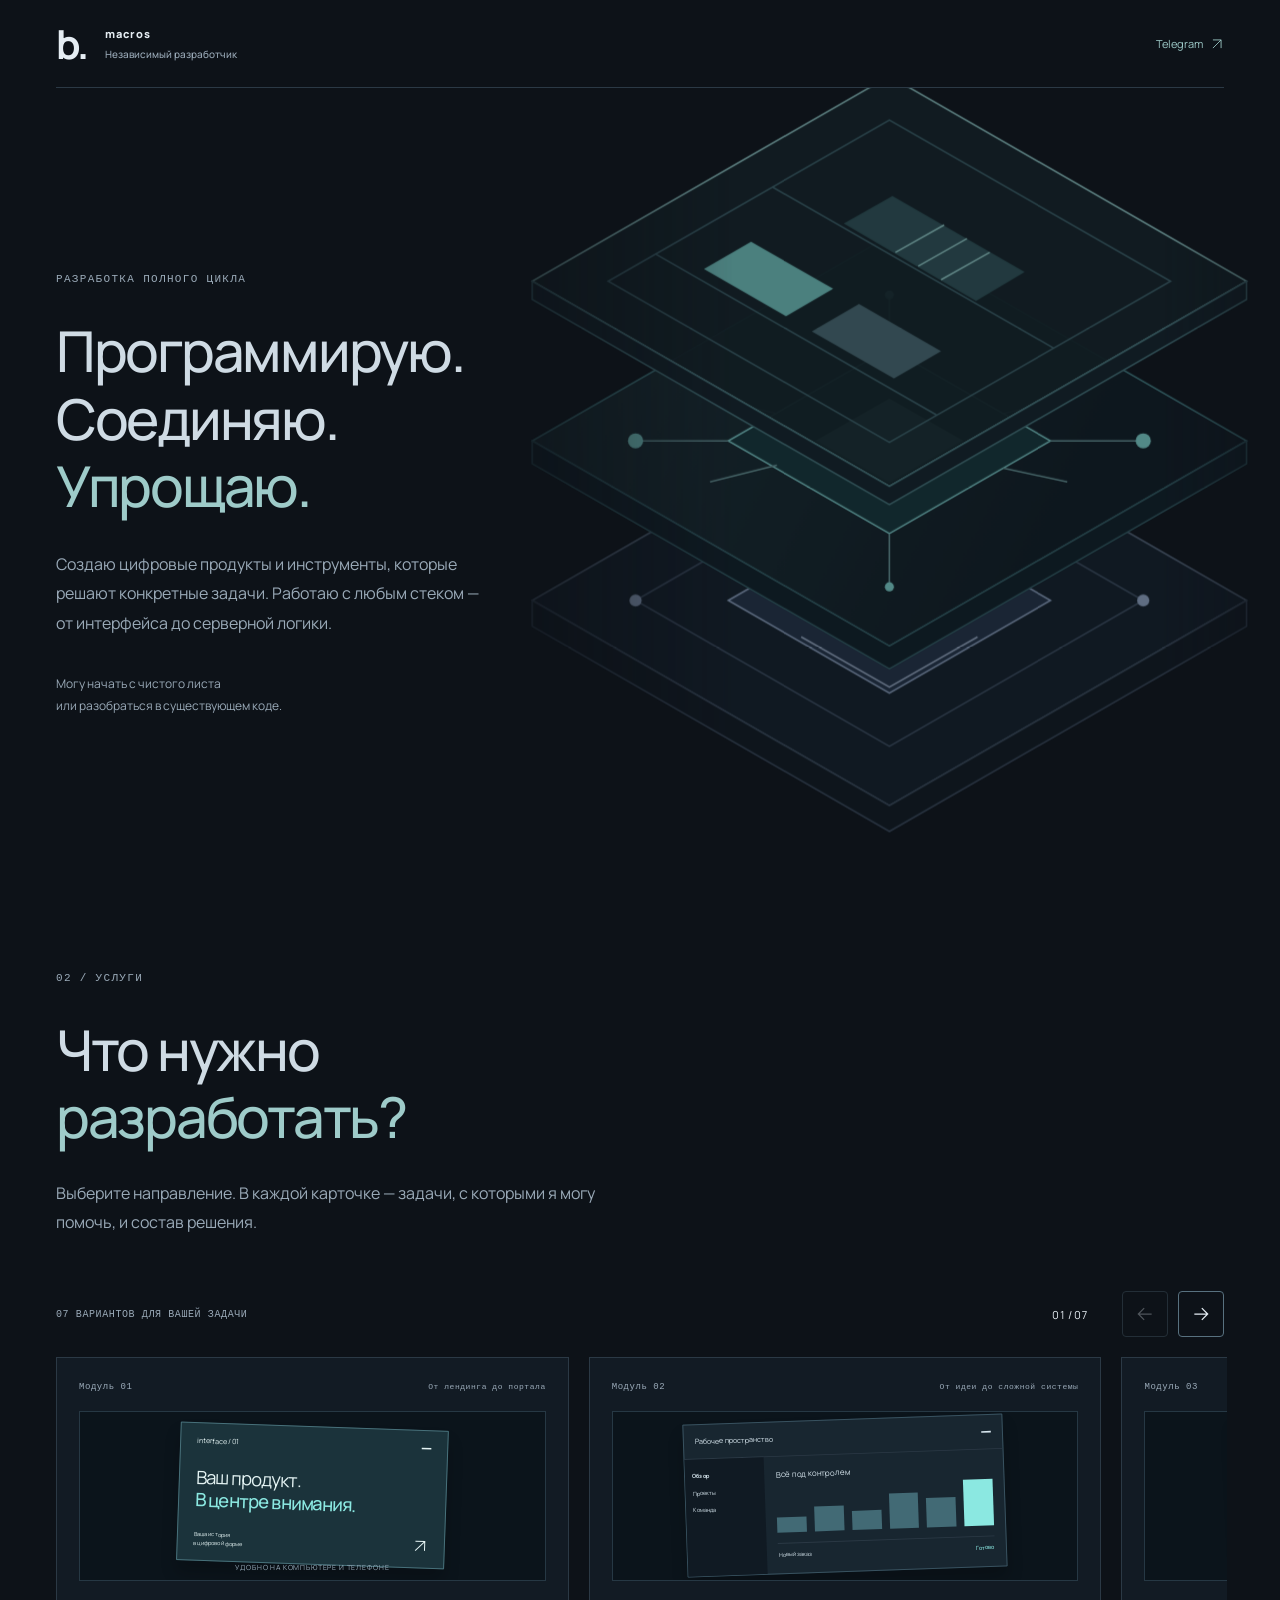
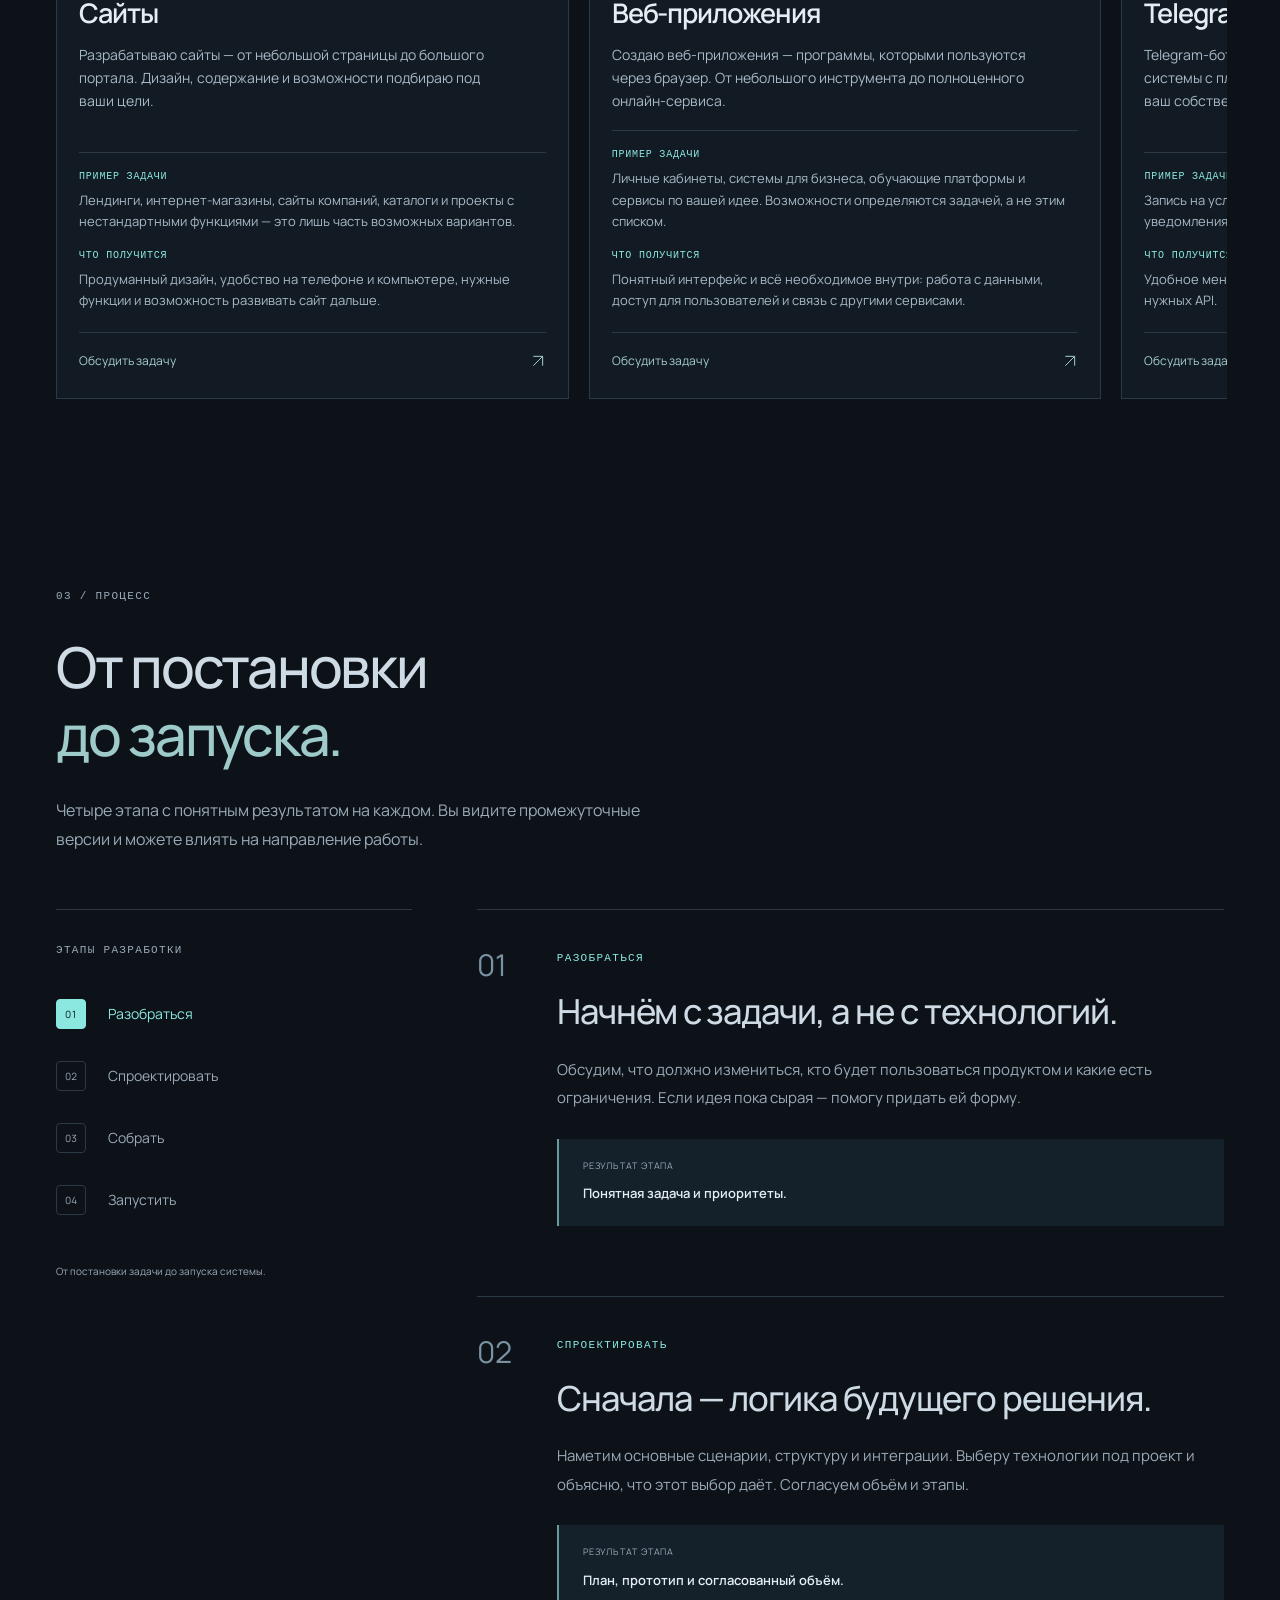
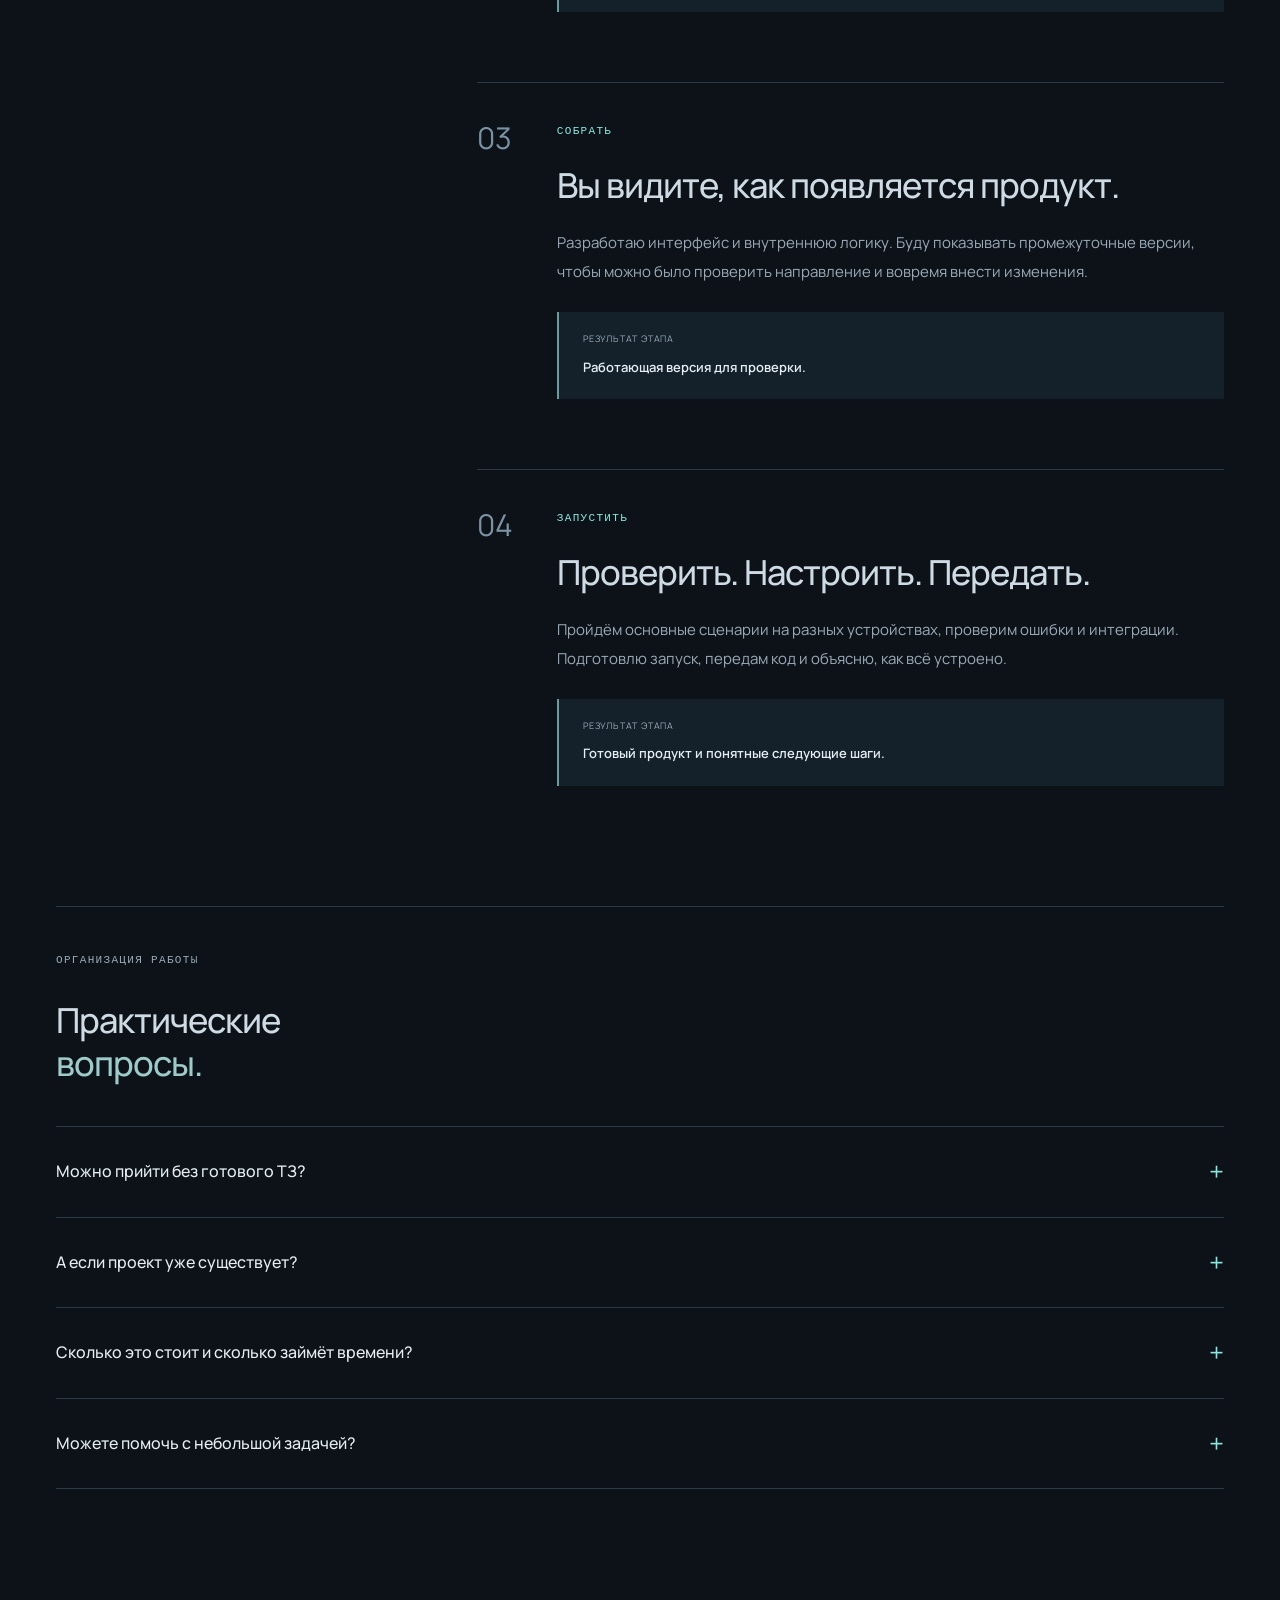
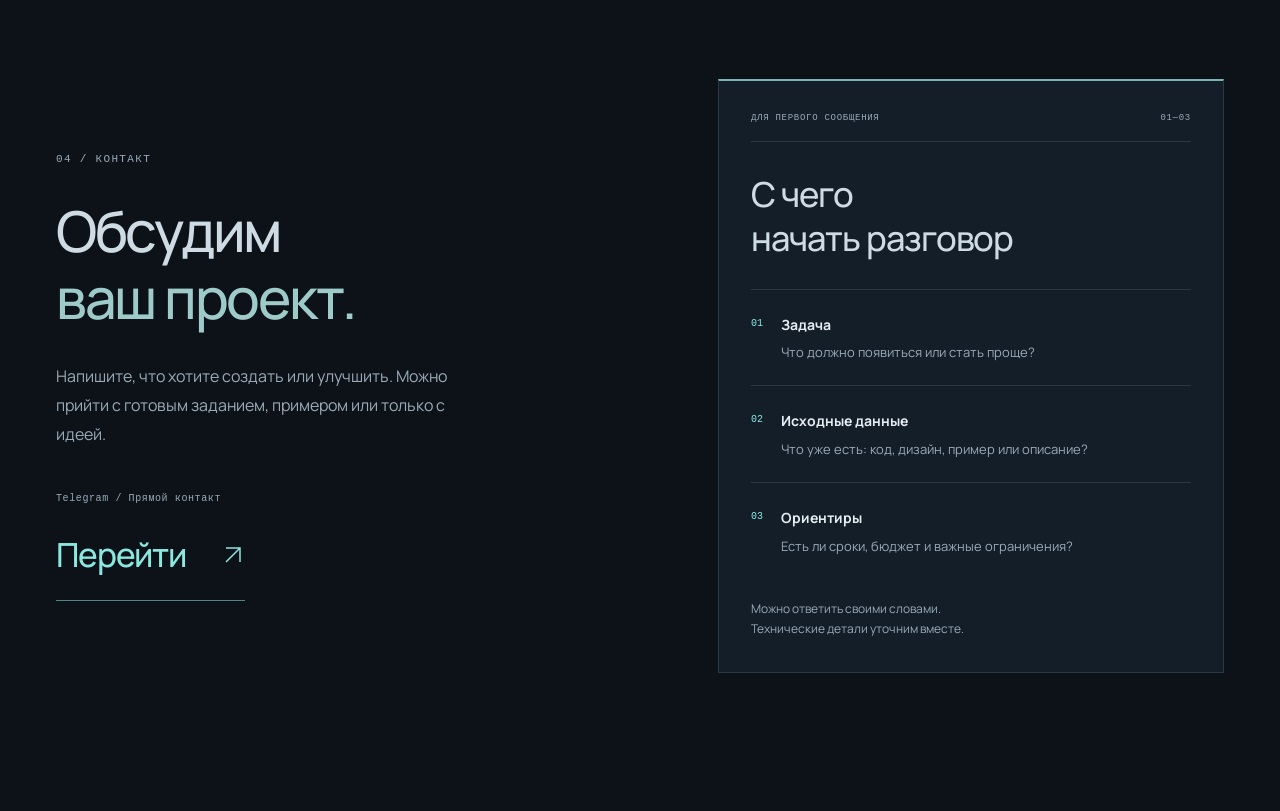
<file: index.html>
<!doctype html>
<html lang="ru">
<head>
<meta charset="utf-8">
<meta http-equiv="Content-Security-Policy" content="default-src 'none'; script-src 'self'; script-src-attr 'none'; style-src 'self'; style-src-attr 'none'; img-src 'self'; font-src 'self'; connect-src 'none'; object-src 'none'; base-uri 'none'; form-action 'none'; frame-src 'none'; worker-src 'none'; manifest-src 'none'; upgrade-insecure-requests; require-trusted-types-for 'script'; trusted-types 'none'">
<meta name="referrer" content="no-referrer">
<meta name="viewport" content="width=device-width,initial-scale=1">
<meta name="theme-color" content="#0d1218">
<meta name="description" content="Разработка цифровых продуктов на любом стеке. От интерфейса до серверной логики и интеграций.">
<meta property="og:title" content="Разработчик цифровых продуктов — macros">
<meta property="og:description" content="Разработка цифровых продуктов на любом стеке. От интерфейса до серверной логики и интеграций.">
<meta property="og:type" content="website">
<title>Разработчик цифровых продуктов — macros</title>
<link rel="icon" href="assets/favicon.svg?v=ed7431b2dd6e" type="image/svg+xml">
<link rel="stylesheet" href="assets/site.css?v=26761272b4b8" integrity="sha384-4tDh0AtTm7vmJQUfhkCGxA8T3HcXPKcqwpkxYx82+vO3QoW/jds+UoEvEkIqmuPY" crossorigin="anonymous">
<script src="assets/site.js?v=b6f99a93354d" defer integrity="sha384-ZQEFXQc/Qvba0IVqoAzl6MgAvAfeW3pt3jqKLH/HaBEgJe3nm59bYFqJqGZ8i5DB" crossorigin="anonymous">
</script>
</head>
<body class="scroll-site">
<a class="skip-link" href="#main">К содержимому</a>
<header class="site-header wrap">
<div class="brand">
<span class="brand-mark" aria-hidden="true">b.</span>
<span>macros<small>Независимый разработчик</small>
</span>
</div>
<a class="header-contact" href="https://t.me/BOCKPECHOE" target="_blank" rel="noopener noreferrer" aria-label="Написать в Telegram">Telegram <svg viewBox="0 0 24 24" fill="none" aria-hidden="true"><path d="M5 19 19 5M5 5h14v14" stroke="currentColor" stroke-width="1.5"/></svg></a>
</header>
<main id="main">
<section id="home" class="scroll-section page-home" aria-label="Главная">

<section class="hero wrap">
<div class="hero-copy">
<span class="eyebrow">Разработка полного цикла</span>
<h1>Программирую.<br>Соединяю.<br>
<em>Упрощаю.</em>
</h1>
<p class="hero-description">Создаю цифровые продукты и инструменты, которые решают конкретные задачи. Работаю с любым стеком — от интерфейса до серверной логики.</p>
<div class="intro-note">
<p>Могу начать с чистого листа<br>или разобраться в существующем коде.</p>
</div>
</div>
<div class="workbench" aria-hidden="true">
<svg class="system-model" viewBox="0 0 640 570" fill="none">
<defs>
<linearGradient id="plate" x1="100" y1="0" x2="500" y2="200" gradientUnits="userSpaceOnUse">
<stop stop-color="#20383c"/>
<stop offset="1" stop-color="#101b24"/>
</linearGradient>
</defs>
<g class="model-layer data-layer">
<path d="m85 355 235-135 235 135-235 135Z" fill="#141f2b" stroke="#65768d"/>
<path d="m85 355 235 135 235-135v17L320 507 85 372Z" fill="#111922" stroke="#415063"/>
<path d="m153 355 167-96 167 96-167 96Z" stroke="#46566c"/>
<path d="m214 355 106-61 106 61-106 61Z" fill="#26354c" stroke="#a2b6d8"/>
<path d="m262 351 58-33 58 33-58 34Z" stroke="#b1c2df"/>
<path d="m262 365 58 33 58-33M262 379l58 33 58-33" stroke="#b1c2df"/>
<circle cx="153" cy="355" r="4" fill="#a2b6d8"/>
<circle cx="487" cy="355" r="4" fill="#a2b6d8"/>
</g>
<g class="model-layer logic-layer">
<path d="m85 250 235-135 235 135-235 135Z" fill="url(#plate)" stroke="#4c8c91"/>
<path d="m85 250 235 135 235-135v15L320 400 85 265Z" fill="#101f28" stroke="#37636b"/>
<path d="m214 250 106-61 106 61-106 61Z" fill="#17393d" stroke="#88dedb"/>
<path d="m271 250 49-28 49 28-49 28Z" fill="#8be8e1"/>
<path d="m153 250 61 0m212 0h61M320 154v35m0 122v35M202 222l44 10m149 36 42 9m-235 0 44-11m149-34 42-10" stroke="#75a6a8"/>
<circle class="signal signal-one" cx="153" cy="250" r="5" fill="#8be8e1"/>
<circle class="signal signal-two" cx="487" cy="250" r="5" fill="#8be8e1"/>
<circle cx="320" cy="154" r="3" fill="#8be8e1"/>
<circle cx="320" cy="346" r="3" fill="#8be8e1"/>
</g>
<g class="model-layer ui-layer">
<path d="m85 145 235-135 235 135-235 135Z" fill="#16252b" fill-opacity=".95" stroke="#a5e3df"/>
<path d="m85 145 235 135 235-135v12L320 292 85 157Z" fill="#14232b" stroke="#50838a"/>
<path d="m135 145 185-106 185 106-185 106Z" stroke="#456c75"/>
<path d="m166 127 185 106M243 83l185 106" stroke="#456c75"/>
<path d="m198 137 31-18 54 31-31 18Z" fill="#7ed8d1"/>
<path d="m269 178 31-18 54 31-31 18Z" fill="#52747e"/>
<path d="m290 107 32-18 87 50-32 19Z" fill="#34595f"/>
<path d="m324 126 32-18m-17 27 32-18m-17 27 32-18" stroke="#a5e3df"/>
</g>
</svg>
</div>
</section>

</section>
<section id="services" class="scroll-section page-services" aria-label="Услуги">

<section class="page-intro wrap">
<span class="eyebrow">02 / Услуги</span>
<h2 class="section-title">Что нужно<br>
<em>разработать?</em>
</h2>
<p>Выберите направление. В каждой карточке — задачи, с которыми я могу помочь, и состав решения.</p>
</section>
<section class="services-showcase wrap" aria-label="Каталог услуг">
<div class="carousel" data-carousel role="region" aria-roledescription="карусель" aria-label="Направления разработки">
<div class="carousel-toolbar">
<span class="carousel-hint">07 вариантов для вашей задачи</span>
<div class="carousel-controls">
<span class="carousel-count" aria-live="polite" aria-atomic="true">01 / 07</span>
<button class="circle prev" type="button" aria-label="Предыдущее направление">
<svg viewBox="0 0 24 24" fill="none" aria-hidden="true">
<path d="M4 12h16m-7-7 7 7-7 7" stroke="currentColor" stroke-width="1.5"/>
</svg>
</button>
<button class="circle next" type="button" aria-label="Следующее направление">
<svg viewBox="0 0 24 24" fill="none" aria-hidden="true">
<path d="M4 12h16m-7-7 7 7-7 7" stroke="currentColor" stroke-width="1.5"/>
</svg>
</button>
</div>
</div>
<div class="card-track" tabindex="0" aria-label="Карточки направлений. Используйте стрелки влево и вправо">
<div class="card-slide">
<article class="task-card theme-websites" id="websites" aria-label="01 из 7: Сайты">
<div class="card-top">
<span>Модуль 01</span>
<span>От лендинга до портала</span>
</div>
<div class="card-art" aria-hidden="true">
<div class="mini-site">
<div class="mini-top">
<span>interface / 01</span>
<i>
</i>
</div>
<div class="mini-site-title">Ваш продукт.<br>
<em>В центре внимания.</em>
</div>
<div class="mini-site-bottom">
<span>Ваша история<br>в цифровой форме</span>
<svg viewBox="0 0 24 24" fill="none" aria-hidden="true">
<path d="M5 19 19 5M5 5h14v14" stroke="currentColor" stroke-width="1.5"/>
</svg>
</div>
</div>
<div class="art-caption">УДОБНО НА КОМПЬЮТЕРЕ И ТЕЛЕФОНЕ</div>
</div>
<h2>Сайты</h2>
<p class="card-description">Разрабатываю сайты — от небольшой страницы до большого портала. Дизайн, содержание и возможности подбираю под ваши цели.</p>
<div class="card-details">
<div>
<h3>Пример задачи</h3>
<p>Лендинги, интернет-магазины, сайты компаний, каталоги и проекты с нестандартными функциями — это лишь часть возможных вариантов.</p>
</div>
<div>
<h3>Что получится</h3>
<p>Продуманный дизайн, удобство на телефоне и компьютере, нужные функции и возможность развивать сайт дальше.</p>
</div>
</div>
<a class="card-contact" href="https://t.me/BOCKPECHOE" target="_blank" rel="noopener noreferrer" aria-label="Обсудить задачу в Telegram">Обсудить задачу <svg viewBox="0 0 24 24" fill="none" aria-hidden="true"><path d="M5 19 19 5M5 5h14v14" stroke="currentColor" stroke-width="1.5"/></svg></a>
</article>
</div>
<div class="card-slide">
<article class="task-card theme-apps" id="apps" aria-label="02 из 7: Веб-приложения">
<div class="card-top">
<span>Модуль 02</span>
<span>От идеи до сложной системы</span>
</div>
<div class="card-art" aria-hidden="true">
<div class="mini-app">
<div class="mini-top">
<span>Рабочее пространство</span>
<i>
</i>
</div>
<div class="mini-app-body">
<div class="mini-sidebar">
<b>Обзор</b>
<span>Проекты</span>
<span>Команда</span>
</div>
<div class="mini-dashboard">
<span>Всё под контролем</span>
<div class="chart">
<i>
</i>
<i>
</i>
<i>
</i>
<i>
</i>
<i>
</i>
<i>
</i>
</div>
<div class="mini-task">Новый заказ <b>Готово</b>
</div>
</div>
</div>
</div>
</div>
<h2>Веб-приложения</h2>
<p class="card-description">Создаю веб-приложения — программы, которыми пользуются через браузер. От небольшого инструмента до полноценного онлайн-сервиса.</p>
<div class="card-details">
<div>
<h3>Пример задачи</h3>
<p>Личные кабинеты, системы для бизнеса, обучающие платформы и сервисы по вашей идее. Возможности определяются задачей, а не этим списком.</p>
</div>
<div>
<h3>Что получится</h3>
<p>Понятный интерфейс и всё необходимое внутри: работа с данными, доступ для пользователей и связь с другими сервисами.</p>
</div>
</div>
<a class="card-contact" href="https://t.me/BOCKPECHOE" target="_blank" rel="noopener noreferrer" aria-label="Обсудить задачу в Telegram">Обсудить задачу <svg viewBox="0 0 24 24" fill="none" aria-hidden="true"><path d="M5 19 19 5M5 5h14v14" stroke="currentColor" stroke-width="1.5"/></svg></a>
</article>
</div>
<div class="card-slide">
<article class="task-card theme-bots" id="bots" aria-label="03 из 7: Telegram-боты">
<div class="card-top">
<span>Модуль 03</span>
<span>Сценарии · Mini Apps · Интеграции</span>
</div>
<div class="card-art" aria-hidden="true">
<div class="mini-chat">
<div class="mini-top">
<span>Ваш помощник</span>
<i>
</i>
</div>
<div class="bubble user">Хочу записаться на консультацию</div>
<div class="bubble bot">Выберите удобное время</div>
<div class="chat-options">
<span>10:00</span>
<span>14:00</span>
<span>17:00</span>
</div>
<div class="bubble bot confirm">Готово. Буду ждать вас!</div>
</div>
</div>
<h2>Telegram-боты</h2>
<p class="card-description">Telegram-боты под ваши задачи: простые помощники, сложные системы с платежами, автоматизацией и интеграциями — или ваш собственный сценарий.</p>
<div class="card-details">
<div>
<h3>Пример задачи</h3>
<p>Запись на услугу, ответы на частые вопросы, оплата подписки или уведомления команды о событиях.</p>
</div>
<div>
<h3>Что получится</h3>
<p>Удобное меню, администрирование, хранение данных и подключение нужных API.</p>
</div>
</div>
<a class="card-contact" href="https://t.me/BOCKPECHOE" target="_blank" rel="noopener noreferrer" aria-label="Обсудить задачу в Telegram">Обсудить задачу <svg viewBox="0 0 24 24" fill="none" aria-hidden="true"><path d="M5 19 19 5M5 5h14v14" stroke="currentColor" stroke-width="1.5"/></svg></a>
</article>
</div>
<div class="card-slide">
<article class="task-card theme-automation" id="automation" aria-label="04 из 7: Автоматизация">
<div class="card-top">
<span>Модуль 04</span>
<span>Процессы · Скрипты · Расписания</span>
</div>
<div class="card-art" aria-hidden="true">
<div class="mini-flow">
<div>
<span>01</span>
<b>Собрать данные</b>
<i>✓</i>
</div>
<div>
<span>02</span>
<b>Создать отчёт</b>
<i>✓</i>
</div>
<div>
<span>03</span>
<b>Отправить команде</b>
<i>✓</i>
</div>
</div>
<div class="art-caption">ПОВТОРЯЕТСЯ БЕЗ ВАШЕГО УЧАСТИЯ</div>
</div>
<h2>Автоматизация</h2>
<p class="card-description">Перенос данных, отчёты, обработка файлов и повторяющиеся действия. Соберу процесс, который не требует вашего постоянного участия.</p>
<div class="card-details">
<div>
<h3>Пример задачи</h3>
<p>Собрать данные из нескольких источников, сформировать отчёт и отправить его по расписанию.</p>
</div>
<div>
<h3>Что получится</h3>
<p>Связанные этапы, обработка ошибок, журнал работы и понятные уведомления.</p>
</div>
</div>
<a class="card-contact" href="https://t.me/BOCKPECHOE" target="_blank" rel="noopener noreferrer" aria-label="Обсудить задачу в Telegram">Обсудить задачу <svg viewBox="0 0 24 24" fill="none" aria-hidden="true"><path d="M5 19 19 5M5 5h14v14" stroke="currentColor" stroke-width="1.5"/></svg></a>
</article>
</div>
<div class="card-slide">
<article class="task-card theme-services" id="service-api" aria-label="05 из 7: Сервисы и API">
<div class="card-top">
<span>Модуль 05</span>
<span>Backend · API · Архитектура</span>
</div>
<div class="card-art" aria-hidden="true">
<div class="mini-api">
<span>POST /api/orders</span>
<div class="api-code">{<br>&nbsp; "status": <em>"created"</em>,<br>&nbsp; "payment": <em>"received"</em>,<br>&nbsp; "notification": <em>"sent"</em>
<br>}</div>
<b>200 OK <span>Системы на связи</span>
</b>
</div>
</div>
<h2>Сервисы и API</h2>
<p class="card-description">Свяжу существующие инструменты или создам новый сервис. От отдельного API до серверной части вашего продукта.</p>
<div class="card-details">
<div>
<h3>Пример задачи</h3>
<p>Синхронизация магазина и склада, обработка заказов, собственное API или сервис уведомлений.</p>
</div>
<div>
<h3>Что получится</h3>
<p>Продуманная структура данных, документация API, проверка интеграций и развёртывание.</p>
</div>
</div>
<a class="card-contact" href="https://t.me/BOCKPECHOE" target="_blank" rel="noopener noreferrer" aria-label="Обсудить задачу в Telegram">Обсудить задачу <svg viewBox="0 0 24 24" fill="none" aria-hidden="true"><path d="M5 19 19 5M5 5h14v14" stroke="currentColor" stroke-width="1.5"/></svg></a>
</article>
</div>
<div class="card-slide">
<article class="task-card theme-development" id="development" aria-label="06 из 7: Развитие продукта">
<div class="card-top">
<span>Модуль 06</span>
<span>Аудит · Доработка · Поддержка</span>
</div>
<div class="card-art" aria-hidden="true">
<div class="mini-release">
<span>Следующая версия</span>
<strong>v.2<span>.0</span>
</strong>
<div>
<span>Новая функция</span>
<b>Готово</b>
</div>
<div>
<span>Проверка сценариев</span>
<b>Пройдена</b>
</div>
<div class="release-tag">Можно запускать</div>
</div>
</div>
<h2>Развитие продукта</h2>
<p class="card-description">Разберусь в существующем проекте: исправлю ошибки, добавлю функции и помогу двигаться дальше без переписывания ради переписывания.</p>
<div class="card-details">
<div>
<h3>Пример задачи</h3>
<p>Медленный интерфейс, нестабильная интеграция, новая функция или незавершённый продукт.</p>
</div>
<div>
<h3>Что получится</h3>
<p>Разбор текущего состояния, план изменений, проверка ключевых сценариев и обновлённый продукт.</p>
</div>
</div>
<a class="card-contact" href="https://t.me/BOCKPECHOE" target="_blank" rel="noopener noreferrer" aria-label="Обсудить задачу в Telegram">Обсудить задачу <svg viewBox="0 0 24 24" fill="none" aria-hidden="true"><path d="M5 19 19 5M5 5h14v14" stroke="currentColor" stroke-width="1.5"/></svg></a>
</article>
</div>
<div class="card-slide">
<article class="task-card theme-custom" id="custom" aria-label="07 из 7: Нестандартная задача">
<div class="card-top"><span>Модуль 07</span><span>Ваш сценарий</span></div>
<div class="card-art" aria-hidden="true"><div class="mini-custom"><span>Вне готовых решений</span><strong>?</strong><div>Начнём с вашей идеи</div></div></div>
<h2>Задача вне списка?</h2>
<p class="card-description">Не всё укладывается в шесть направлений. Расскажите, что хотите сделать: разберёмся в деталях и найдём подходящее решение.</p>
<div class="card-details"><div><h3>Можно без готового ТЗ</h3><p>Опишите идею или то, что мешает работе. Вместе определим, какой инструмент нужен и с чего начать.</p></div>
</div>
<a class="card-contact" href="https://t.me/BOCKPECHOE" target="_blank" rel="noopener noreferrer" aria-label="Обсудить задачу в Telegram">Обсудить задачу <svg viewBox="0 0 24 24" fill="none" aria-hidden="true"><path d="M5 19 19 5M5 5h14v14" stroke="currentColor" stroke-width="1.5"/></svg></a>
</article>
</div>
</div>
</div>
</section>

</section>
<section id="process" class="scroll-section page-approach" aria-label="Процесс">

<section class="page-intro wrap">
<span class="eyebrow">03 / Процесс</span>
<h2 class="section-title">От постановки<br>
<em>до запуска.</em>
</h2>
<p>Четыре этапа с понятным результатом на каждом. Вы видите промежуточные версии и можете влиять на направление работы.</p>
</section>
<section class="process-section wrap">
<aside class="process-map">
<span class="eyebrow">Этапы разработки</span>
<ol>
<li>
<a href="#step-0">
<span>01</span>Разобраться</a>
</li>
<li>
<a href="#step-1">
<span>02</span>Спроектировать</a>
</li>
<li>
<a href="#step-2">
<span>03</span>Собрать</a>
</li>
<li>
<a href="#step-3">
<span>04</span>Запустить</a>
</li>
</ol>
<span class="process-note">От постановки задачи до запуска системы.</span>
</aside>
<div class="process-steps">
<article class="process-step" id="step-0">
<span class="step-no">01</span>
<div>
<span class="eyebrow">Разобраться</span>
<h2>Начнём с задачи, а не с технологий.</h2>
<p>Обсудим, что должно измениться, кто будет пользоваться продуктом и какие есть ограничения. Если идея пока сырая — помогу придать ей форму.</p>
<div class="step-output">
<span>Результат этапа</span>
<b>Понятная задача и приоритеты.</b>
</div>
</div>
</article>
<article class="process-step" id="step-1">
<span class="step-no">02</span>
<div>
<span class="eyebrow">Спроектировать</span>
<h2>Сначала — логика будущего решения.</h2>
<p>Наметим основные сценарии, структуру и интеграции. Выберу технологии под проект и объясню, что этот выбор даёт. Согласуем объём и этапы.</p>
<div class="step-output">
<span>Результат этапа</span>
<b>План, прототип и согласованный объём.</b>
</div>
</div>
</article>
<article class="process-step" id="step-2">
<span class="step-no">03</span>
<div>
<span class="eyebrow">Собрать</span>
<h2>Вы видите, как появляется продукт.</h2>
<p>Разработаю интерфейс и внутреннюю логику. Буду показывать промежуточные версии, чтобы можно было проверить направление и вовремя внести изменения.</p>
<div class="step-output">
<span>Результат этапа</span>
<b>Работающая версия для проверки.</b>
</div>
</div>
</article>
<article class="process-step" id="step-3">
<span class="step-no">04</span>
<div>
<span class="eyebrow">Запустить</span>
<h2>Проверить. Настроить. Передать.</h2>
<p>Пройдём основные сценарии на разных устройствах, проверим ошибки и интеграции. Подготовлю запуск, передам код и объясню, как всё устроено.</p>
<div class="step-output">
<span>Результат этапа</span>
<b>Готовый продукт и понятные следующие шаги.</b>
</div>
</div>
</article>
</div>
</section>
<section class="faq wrap">
<span class="eyebrow">Организация работы</span>
<h2>Практические<br>
<em>вопросы.</em>
</h2>
<details>
<summary>Можно прийти без готового ТЗ?<span aria-hidden="true">+</span>
</summary>
<p>Да. Опишите проблему, желаемый результат и приведите примеры, если они есть. Структуру задачи определим вместе.</p>
</details>
<details>
<summary>А если проект уже существует?<span aria-hidden="true">+</span>
</summary>
<p>Можно подключиться к существующему проекту. Сначала изучу код и текущие ограничения, затем предложу план доработок.</p>
</details>
<details>
<summary>Сколько это стоит и сколько займёт времени?<span aria-hidden="true">+</span>
</summary>
<p>Это зависит от объёма, интеграций и готовности исходных материалов. После обсуждения задачи смогу предложить оценку и порядок работ.</p>
</details>
<details>
<summary>Можете помочь с небольшой задачей?<span aria-hidden="true">+</span>
</summary>
<p>Да. Небольшой бот, скрипт для обработки файлов или одна новая функция тоже могут заметно упростить работу.</p>
</details>
</section>

</section>
<section id="contact" class="scroll-section page-contact" aria-label="Контакт">

<section class="contact-hero wrap">
<div>
<span class="eyebrow">04 / Контакт</span>
<h2 class="section-title">Обсудим<br>
<em>ваш проект.</em>
</h2>
<p>Напишите, что хотите создать или улучшить. Можно прийти с готовым заданием, примером или только с идеей.</p>
<div class="contact-channel">
<span class="channel-label">Telegram / Прямой контакт</span>
<a class="telegram-link" href="https://t.me/BOCKPECHOE" target="_blank" rel="noopener noreferrer" aria-label="Перейти в Telegram">Перейти <svg viewBox="0 0 24 24" fill="none" aria-hidden="true">
<path d="M5 19 19 5M5 5h14v14" stroke="currentColor" stroke-width="1.5"/>
</svg>
</a>
</div>
</div>
<aside class="contact-paper">
<div class="paper-top">
<span>Для первого сообщения</span>
<span>01—03</span>
</div>
<h2>С чего<br>начать разговор</h2>
<ol>
<li>
<span>01</span>
<div>
<b>Задача</b>
<p>Что должно появиться или стать проще?</p>
</div>
</li>
<li>
<span>02</span>
<div>
<b>Исходные данные</b>
<p>Что уже есть: код, дизайн, пример или описание?</p>
</div>
</li>
<li>
<span>03</span>
<div>
<b>Ориентиры</b>
<p>Есть ли сроки, бюджет и важные ограничения?</p>
</div>
</li>
</ol>
<p class="paper-ps">Можно ответить своими словами.<br>Технические детали уточним вместе.</p>
</aside>
</section>

</section>
</main>
</body>
</html>
</file>
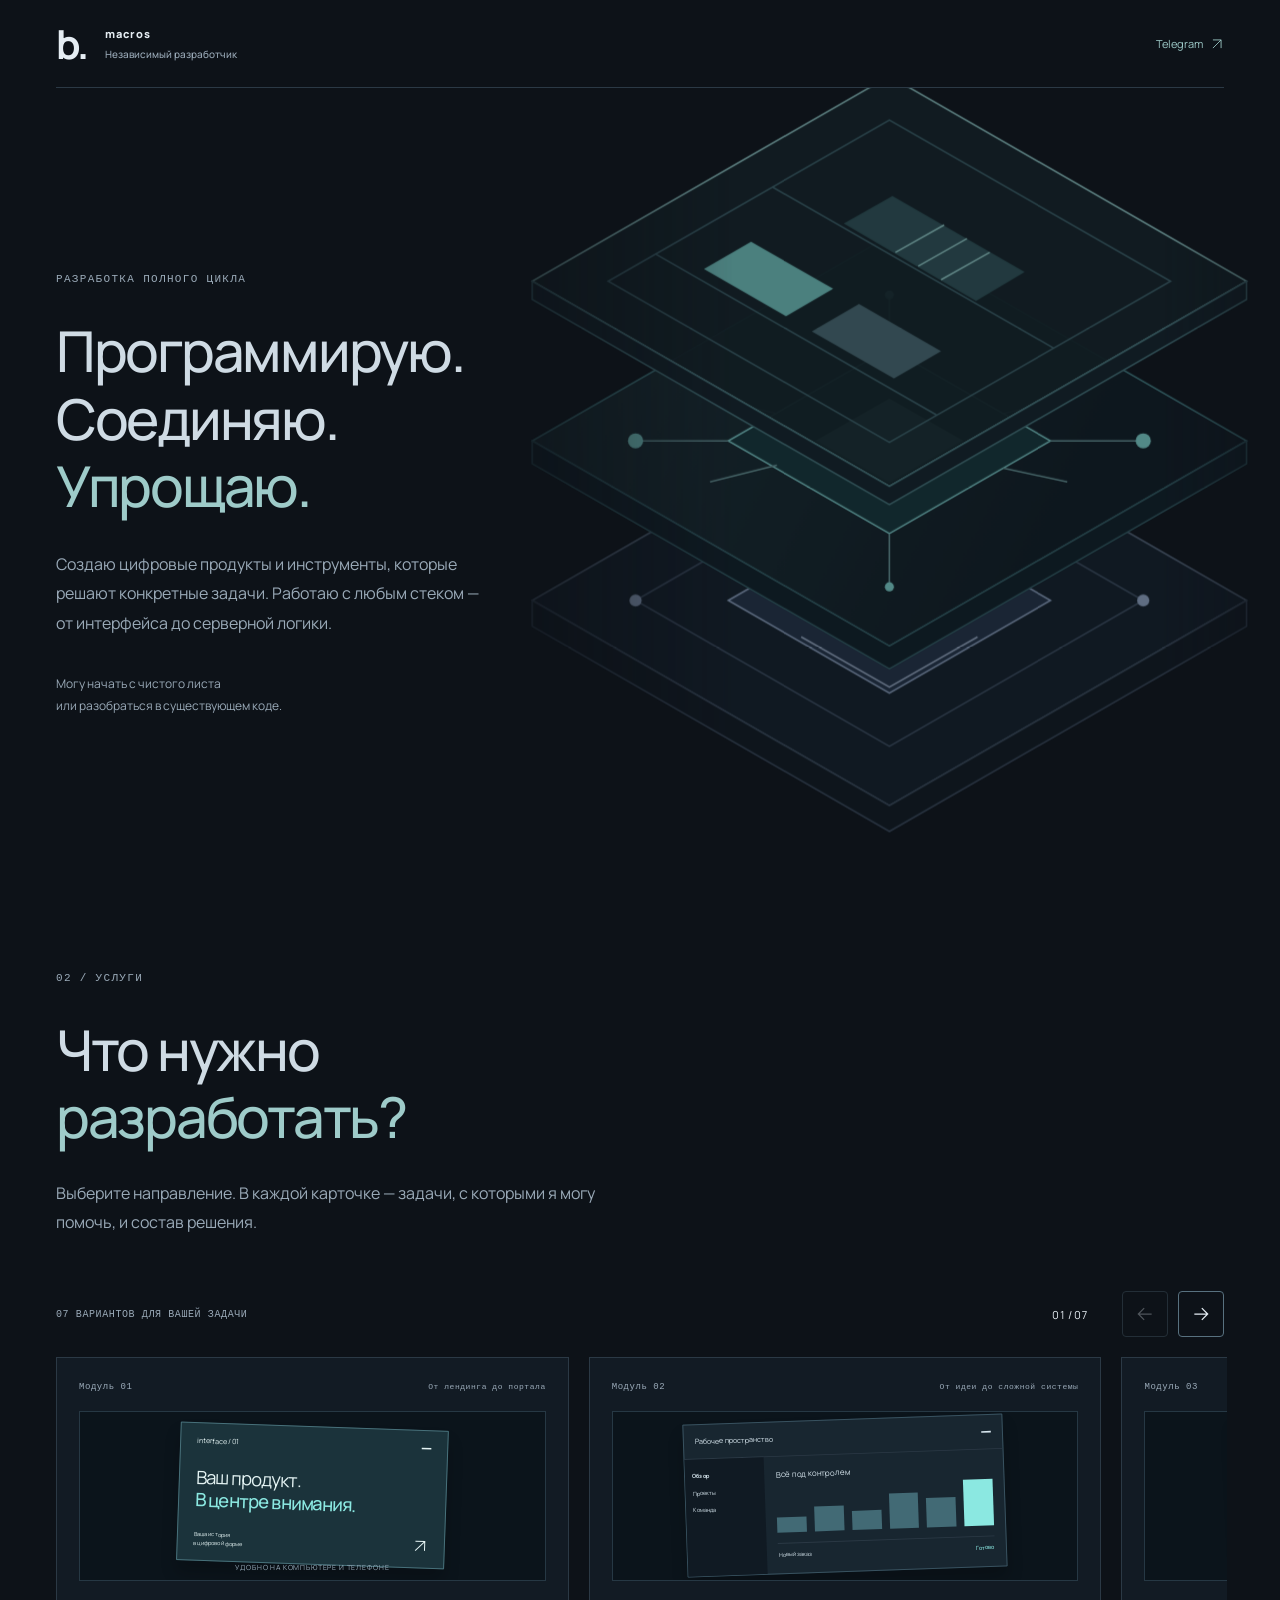
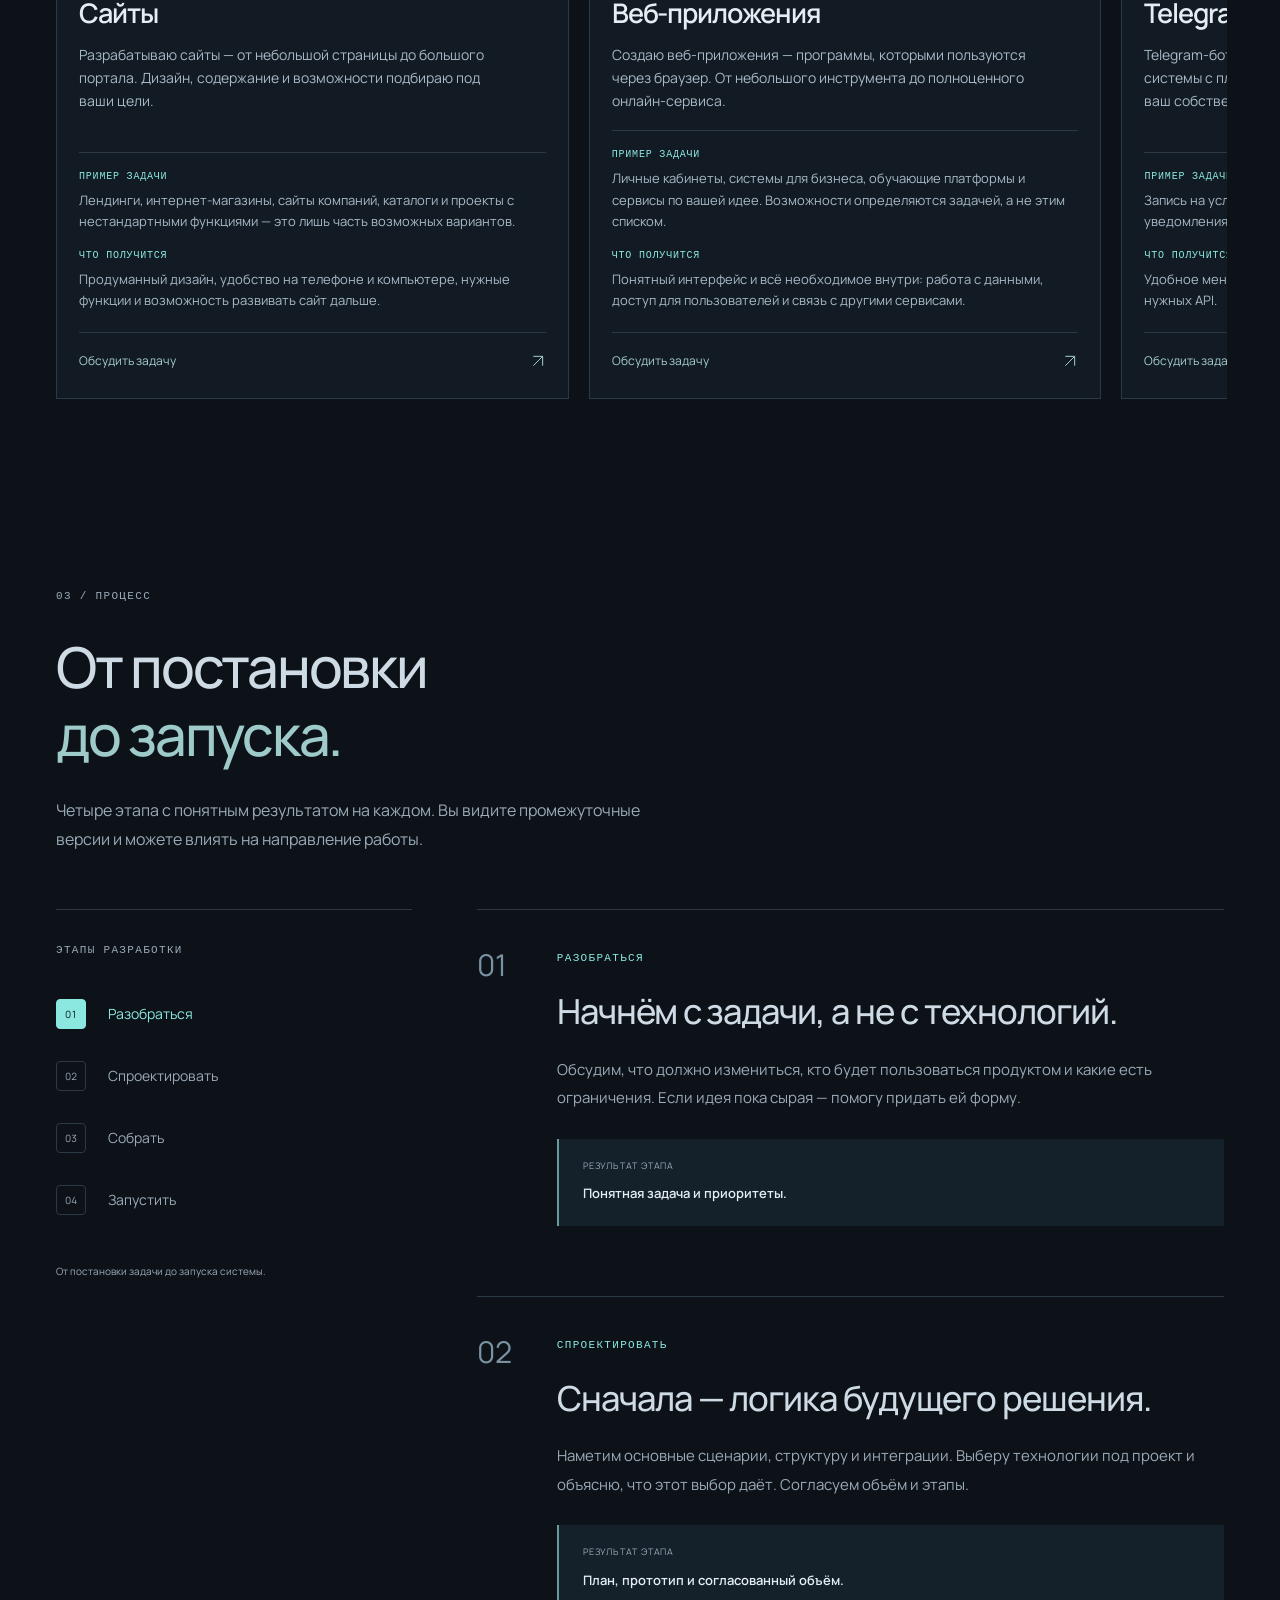
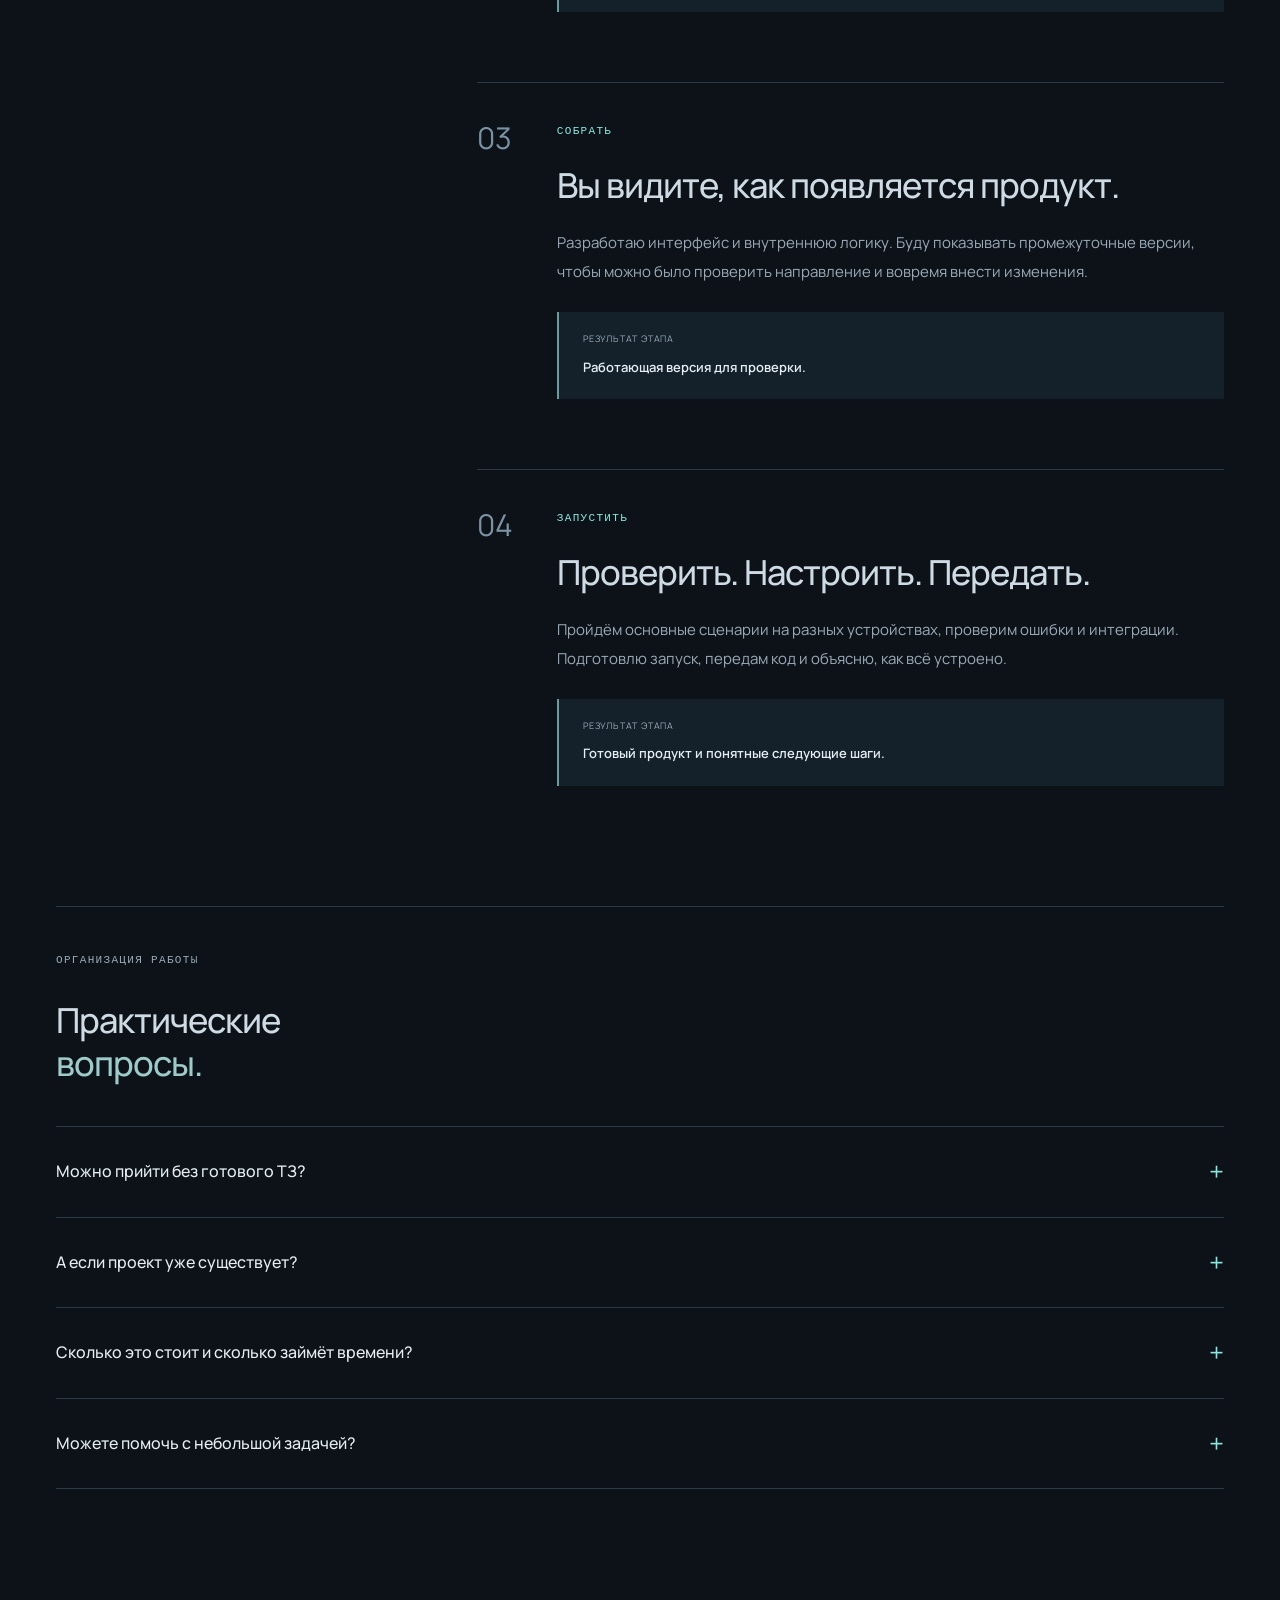
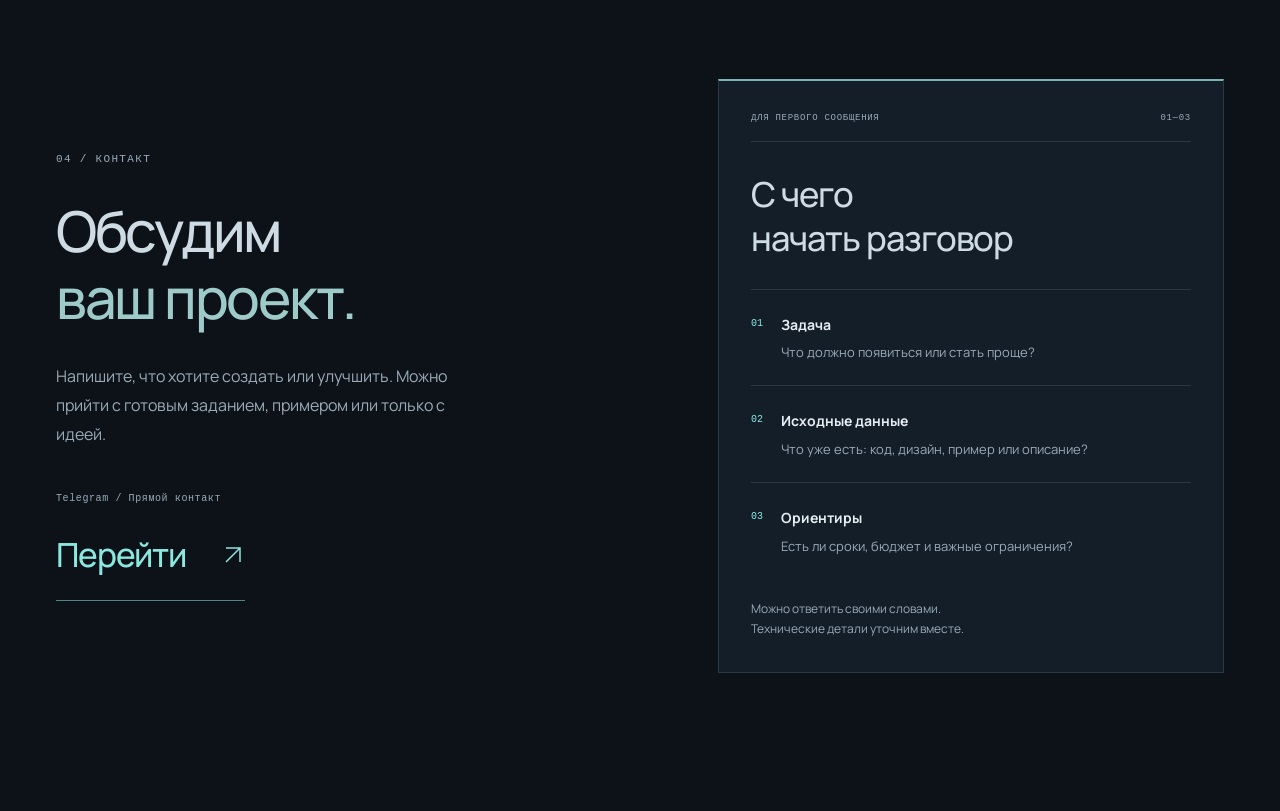
<file: approach.html>
<!doctype html>
<html lang="ru"><head><meta charset="utf-8">
<meta http-equiv="Content-Security-Policy" content="default-src 'none'; script-src 'self'; script-src-attr 'none'; style-src 'self'; style-src-attr 'none'; img-src 'self'; font-src 'self'; connect-src 'none'; object-src 'none'; base-uri 'none'; form-action 'none'; frame-src 'none'; worker-src 'none'; manifest-src 'none'; upgrade-insecure-requests; require-trusted-types-for 'script'; trusted-types 'none'">
<meta name="referrer" content="no-referrer"><meta name="viewport" content="width=device-width,initial-scale=1"><title>Процесс — macros</title>
<link rel="canonical" href="https://macro-vibe.github.io/Visite-site/index.html#process">
<script src="assets/redirect.js?v=65e081a51149" defer integrity="sha384-CRQDXRUpq0W5af79fvkPxYvHPpkTvOgvlLMgLS2FkWjI64e9R95vElPdhcrEinQS" crossorigin="anonymous"></script>
<noscript><meta http-equiv="refresh" content="0;url=index.html#process"></noscript>
</head><body><a href="index.html#process">Открыть раздел «Процесс»</a></body></html>
</file>
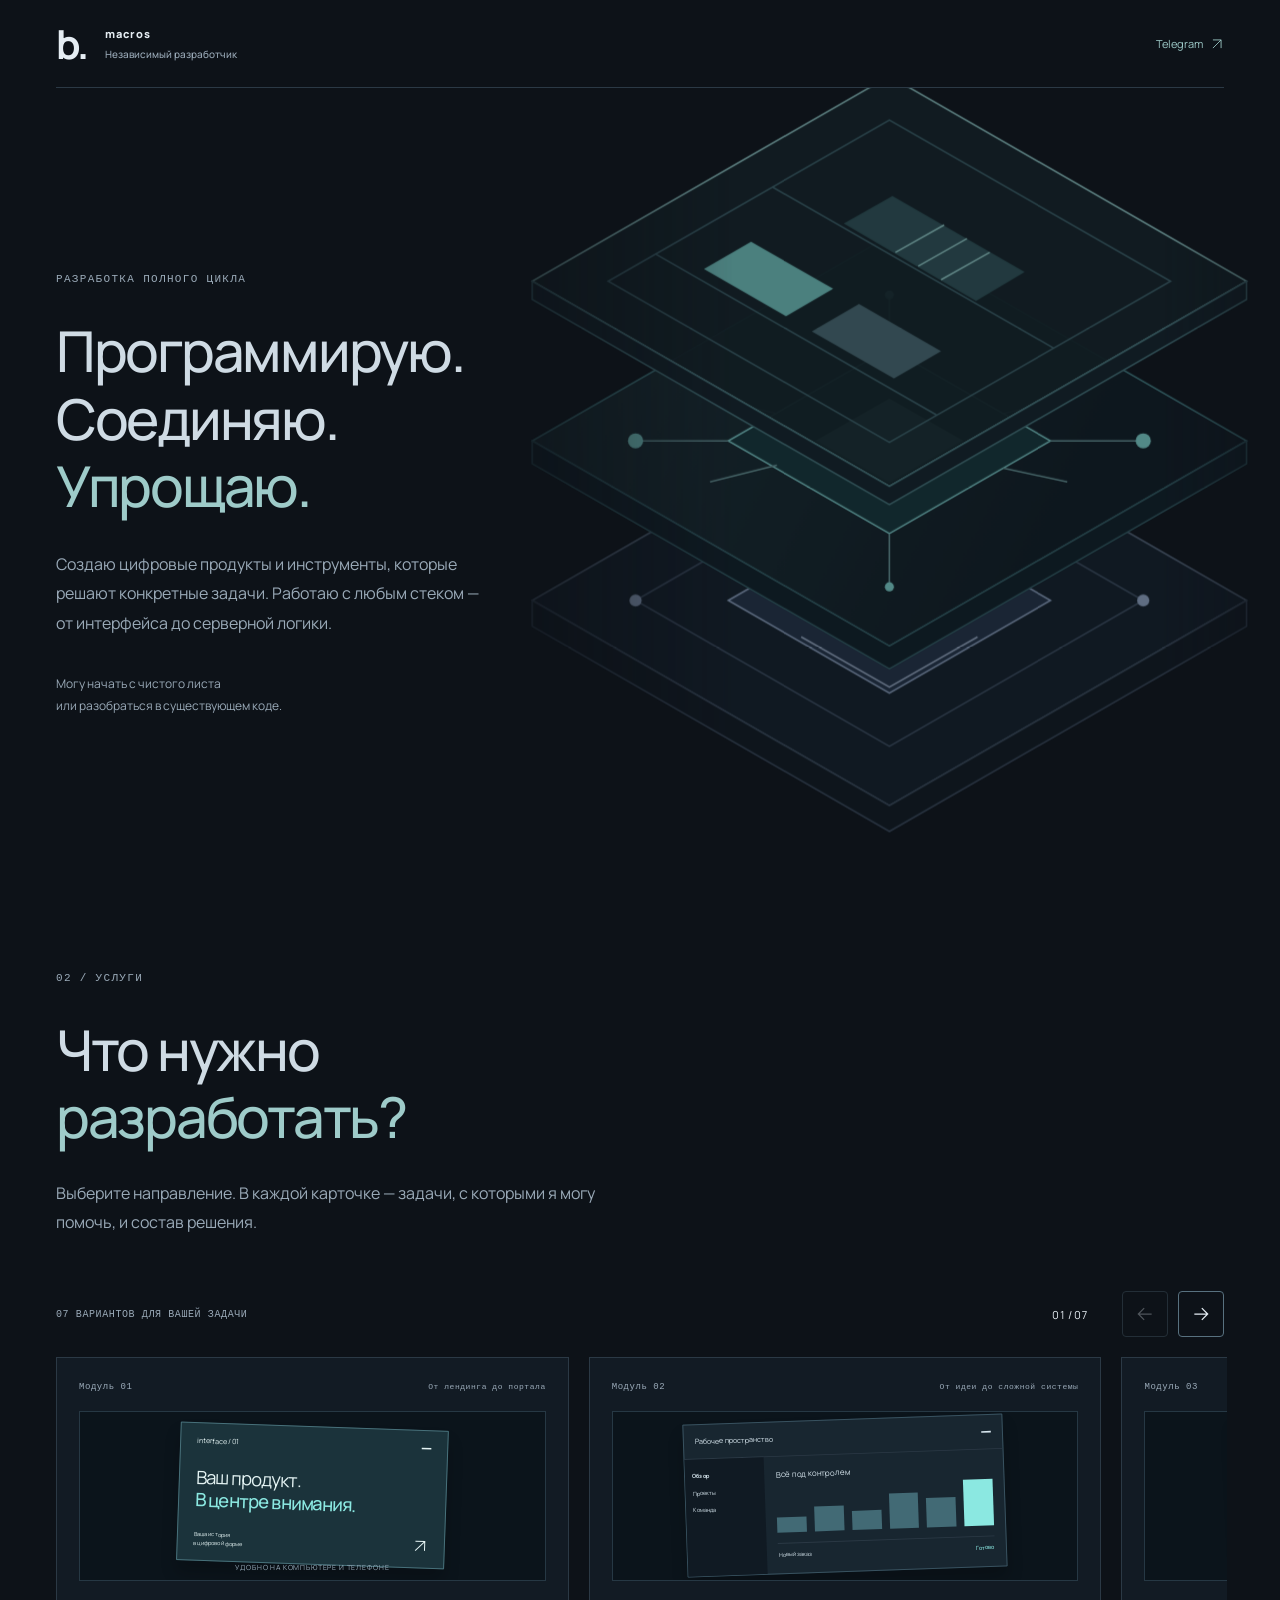
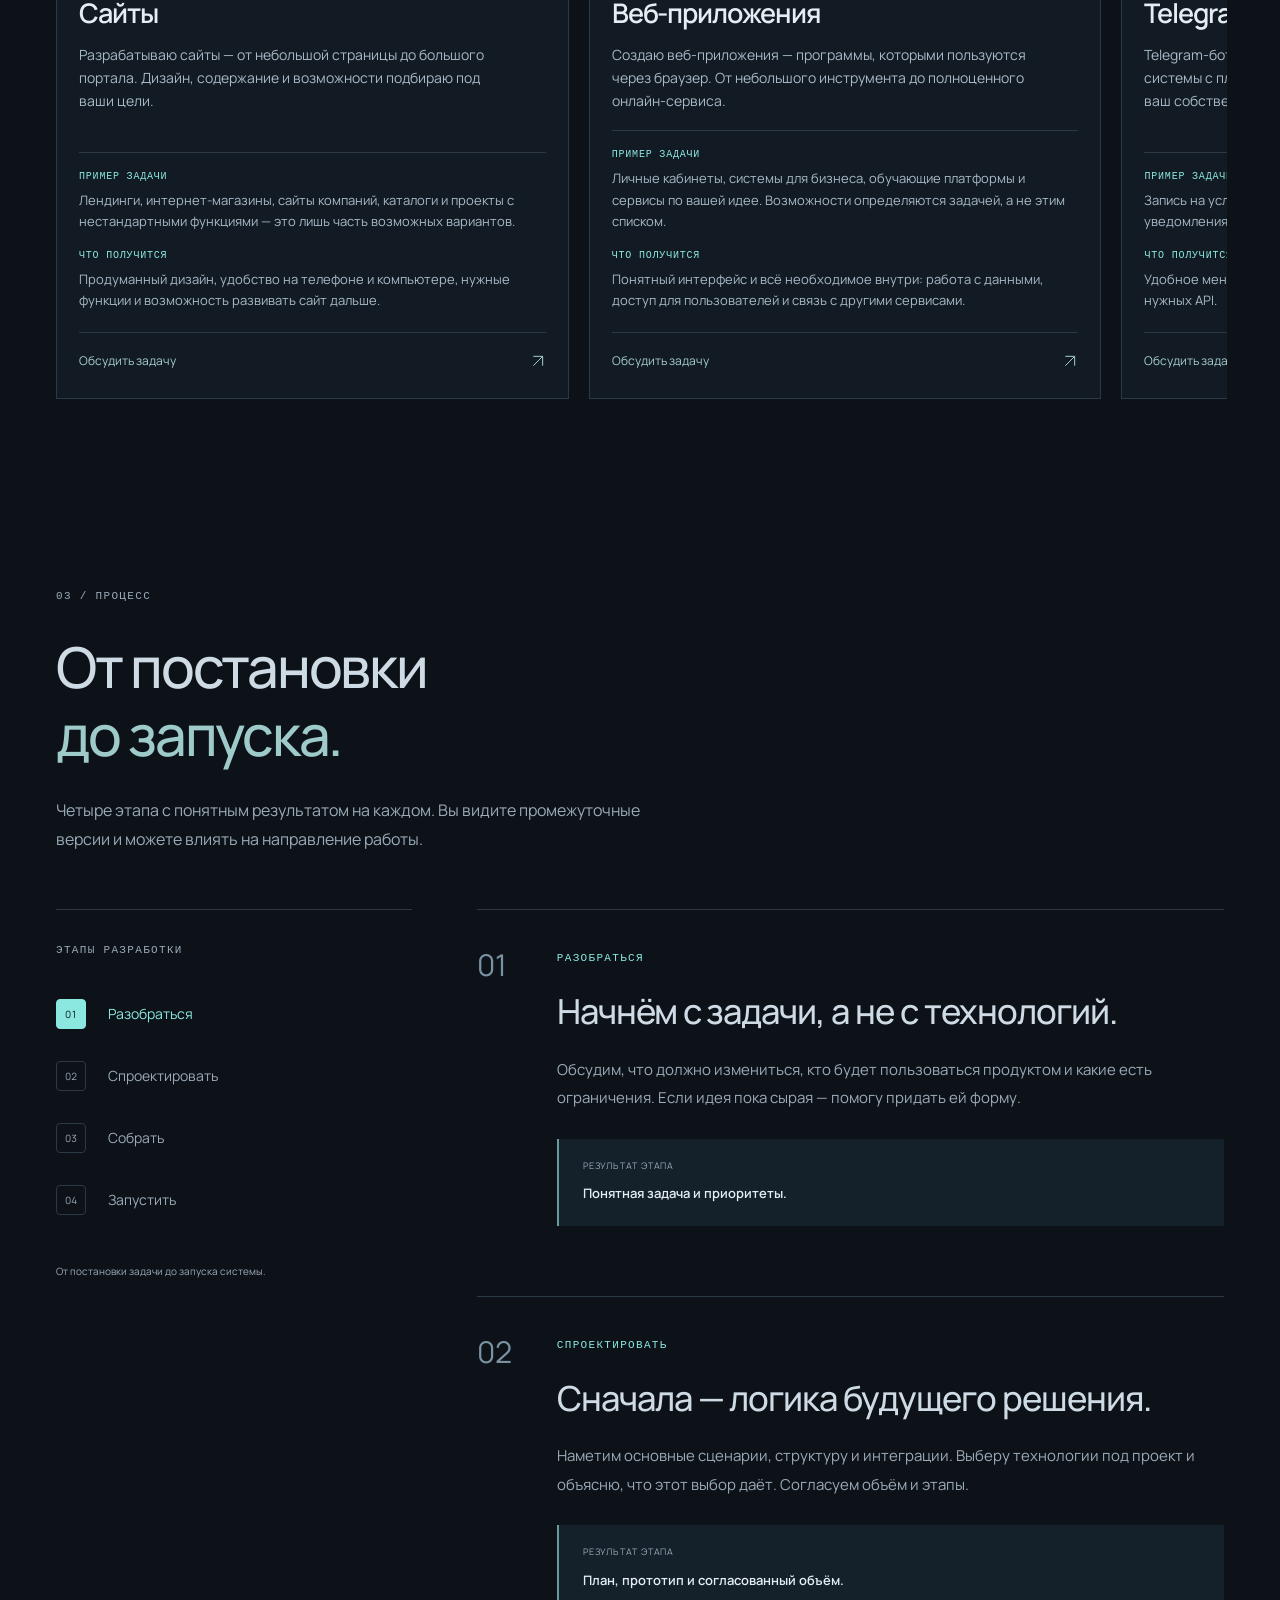
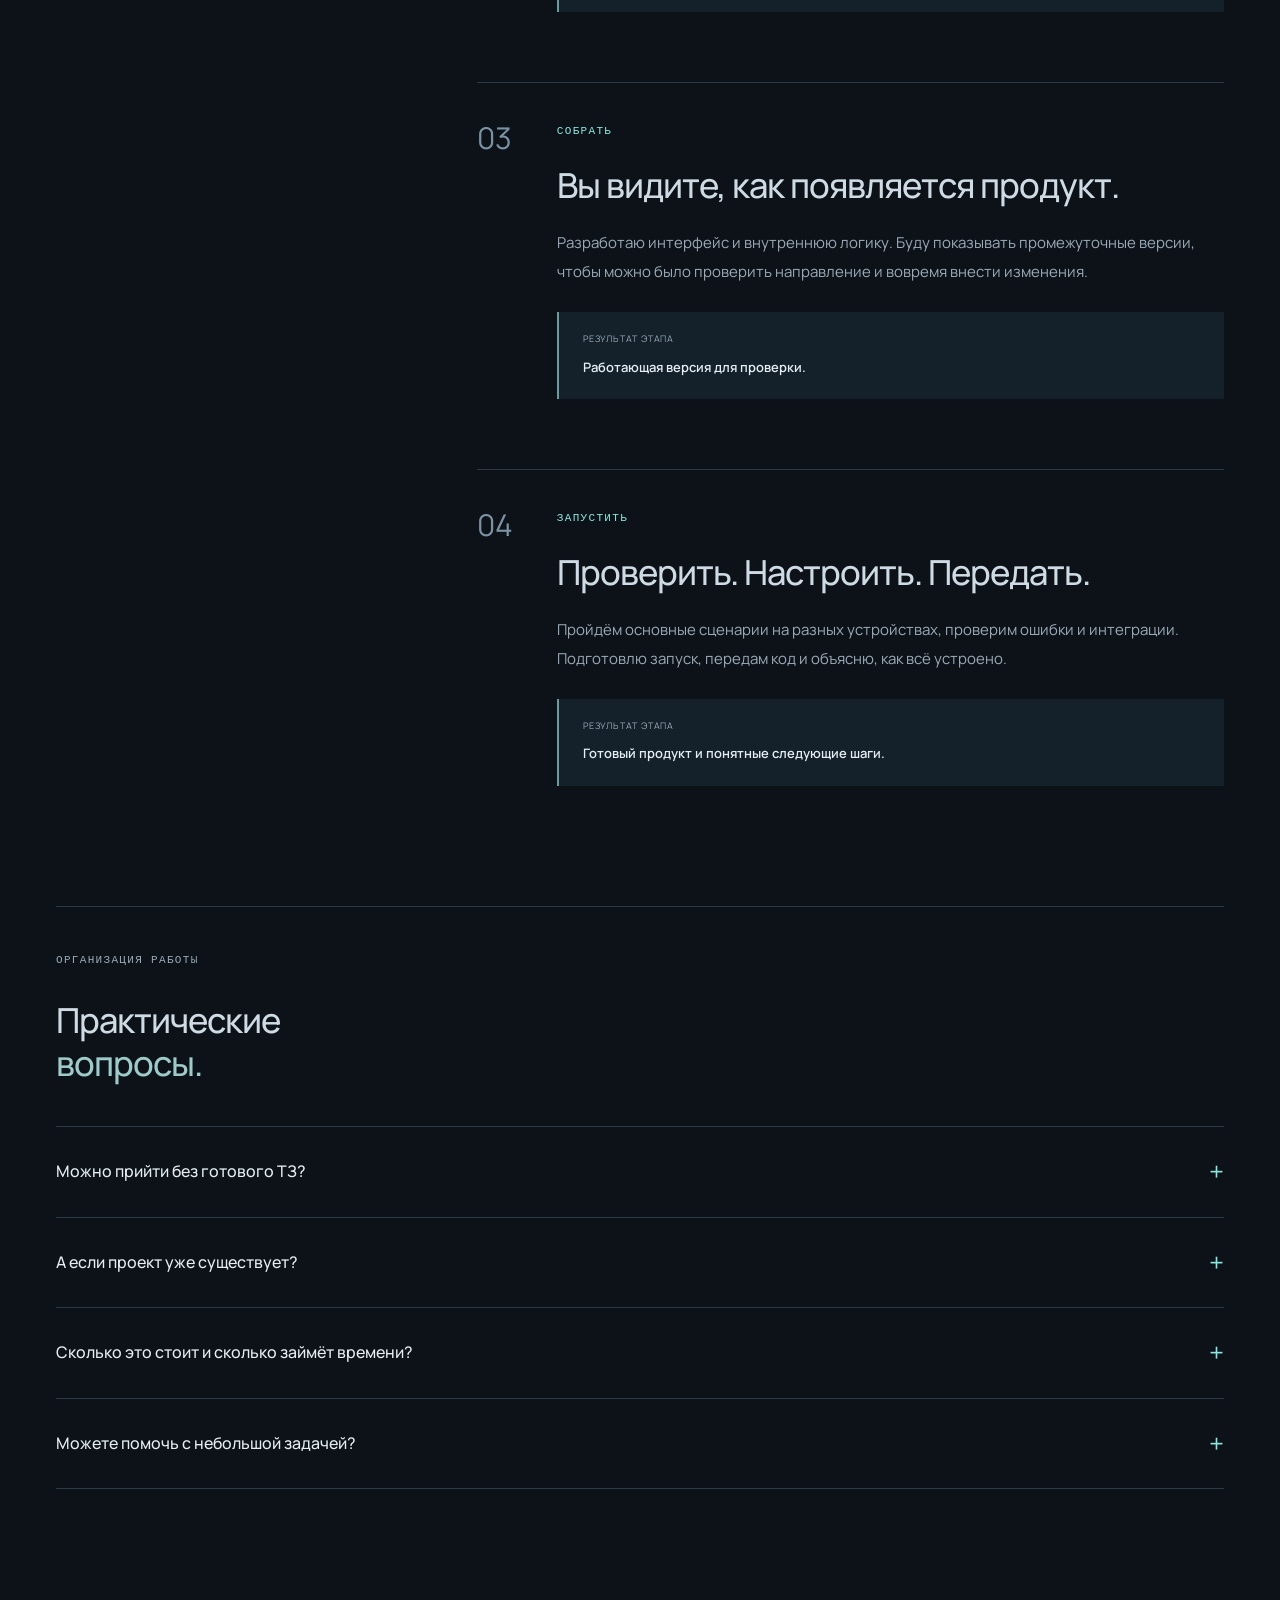
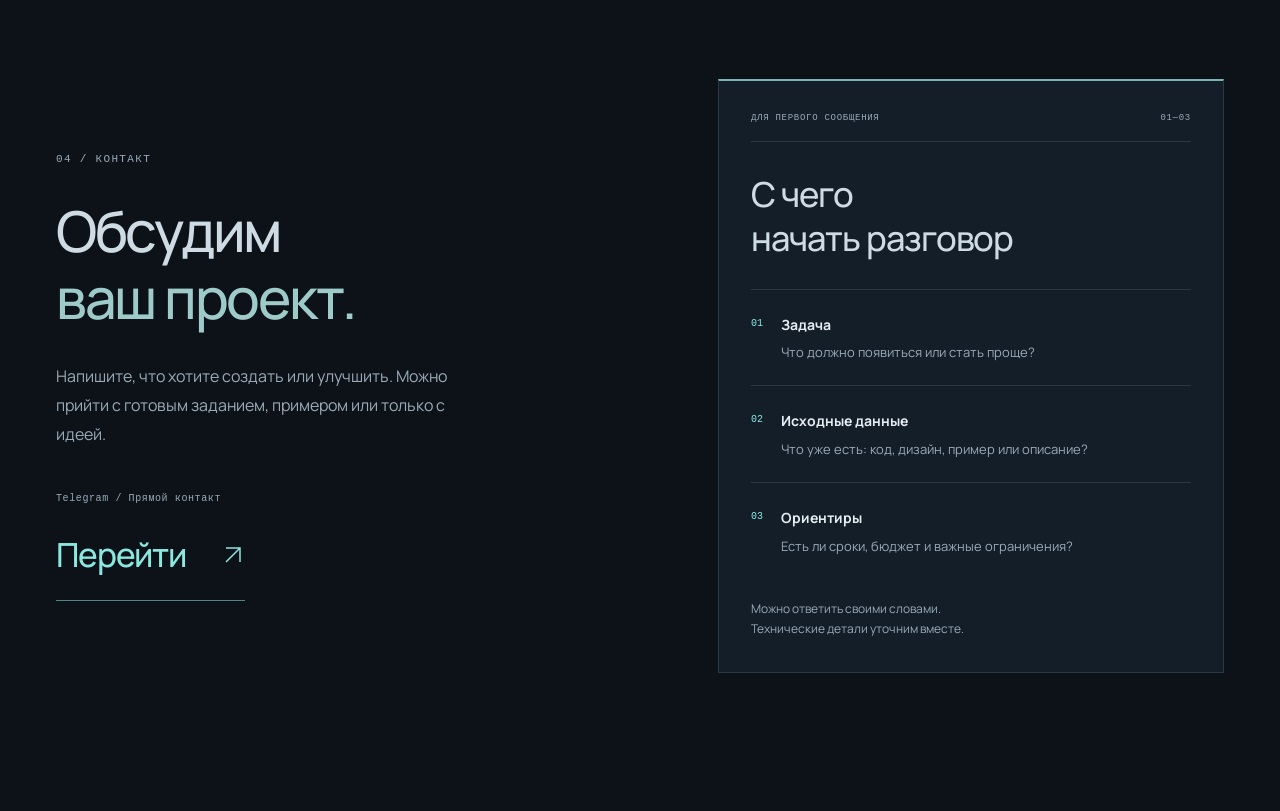
<file: contact.html>
<!doctype html>
<html lang="ru"><head><meta charset="utf-8">
<meta http-equiv="Content-Security-Policy" content="default-src 'none'; script-src 'self'; script-src-attr 'none'; style-src 'self'; style-src-attr 'none'; img-src 'self'; font-src 'self'; connect-src 'none'; object-src 'none'; base-uri 'none'; form-action 'none'; frame-src 'none'; worker-src 'none'; manifest-src 'none'; upgrade-insecure-requests; require-trusted-types-for 'script'; trusted-types 'none'">
<meta name="referrer" content="no-referrer"><meta name="viewport" content="width=device-width,initial-scale=1"><title>Контакт — macros</title>
<link rel="canonical" href="https://macro-vibe.github.io/Visite-site/index.html#contact">
<script src="assets/redirect.js?v=65e081a51149" defer integrity="sha384-CRQDXRUpq0W5af79fvkPxYvHPpkTvOgvlLMgLS2FkWjI64e9R95vElPdhcrEinQS" crossorigin="anonymous"></script>
<noscript><meta http-equiv="refresh" content="0;url=index.html#contact"></noscript>
</head><body><a href="index.html#contact">Открыть раздел «Контакт»</a></body></html>
</file>
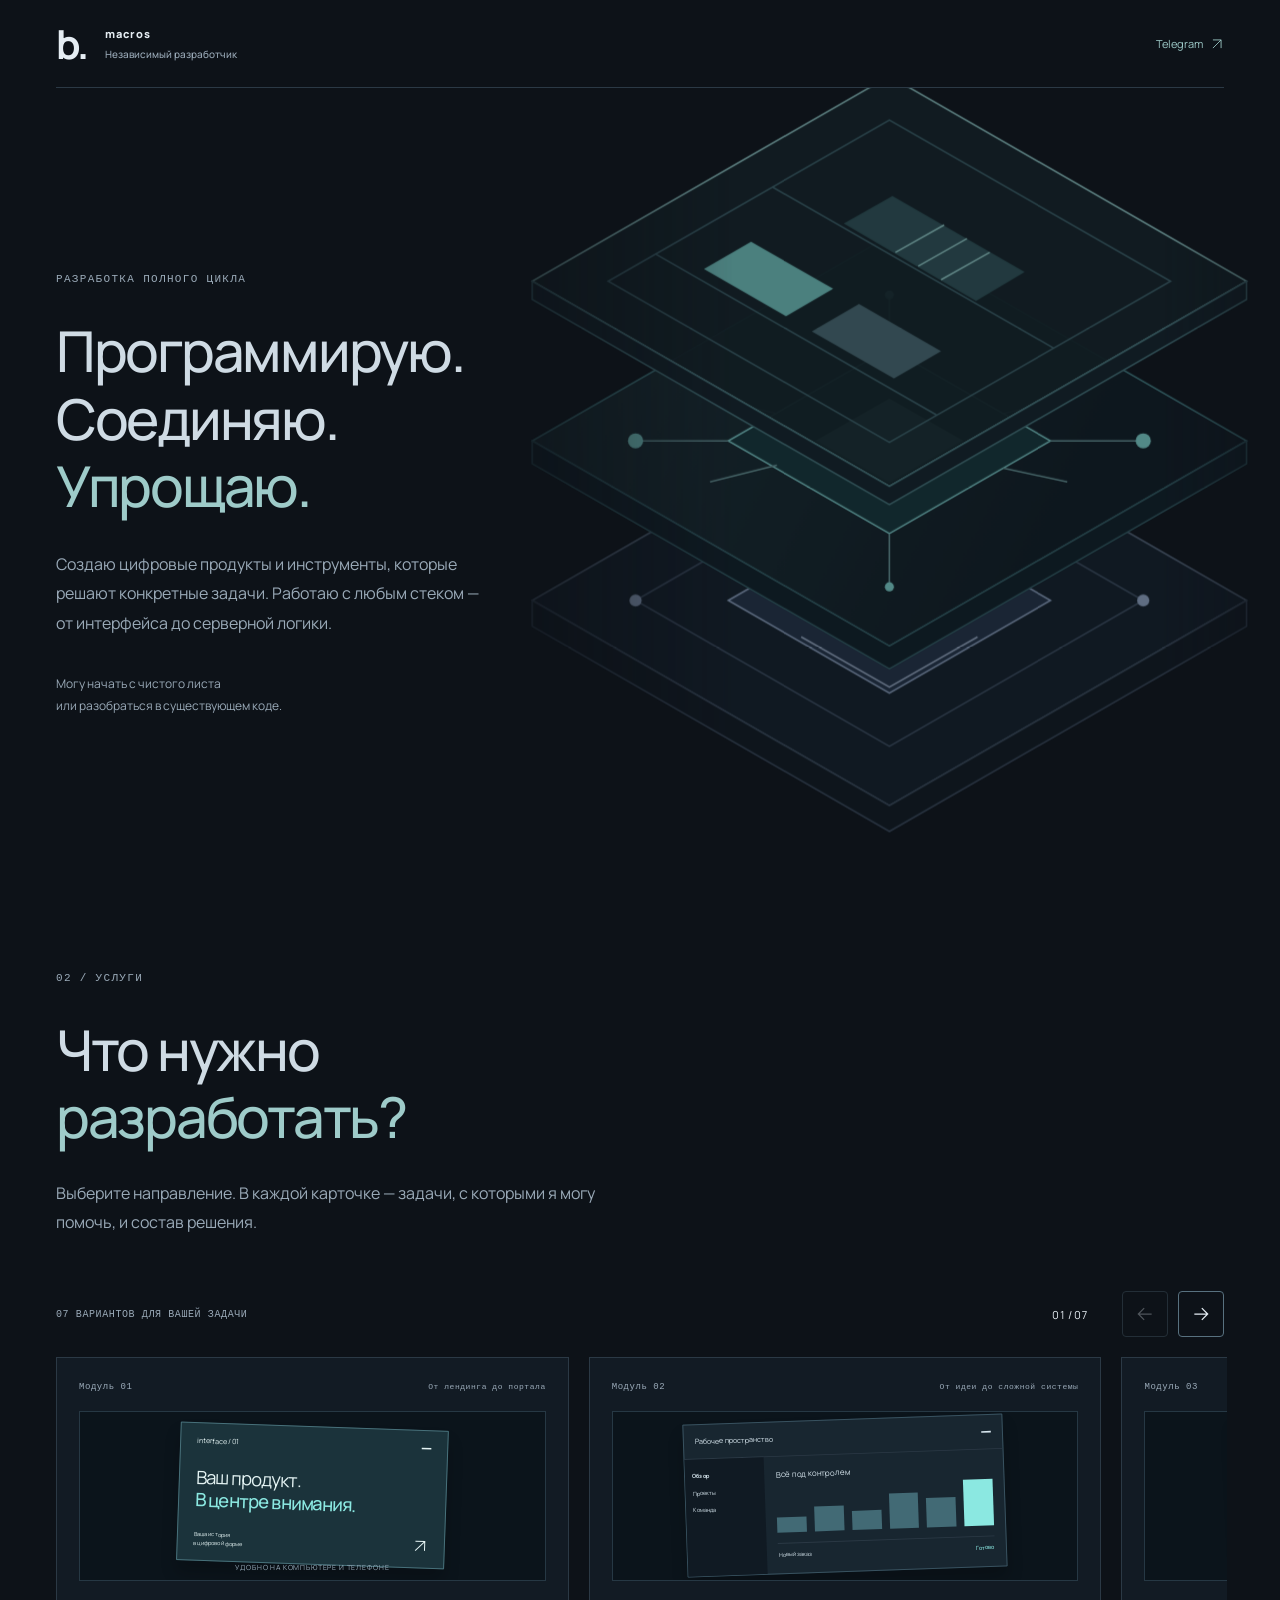
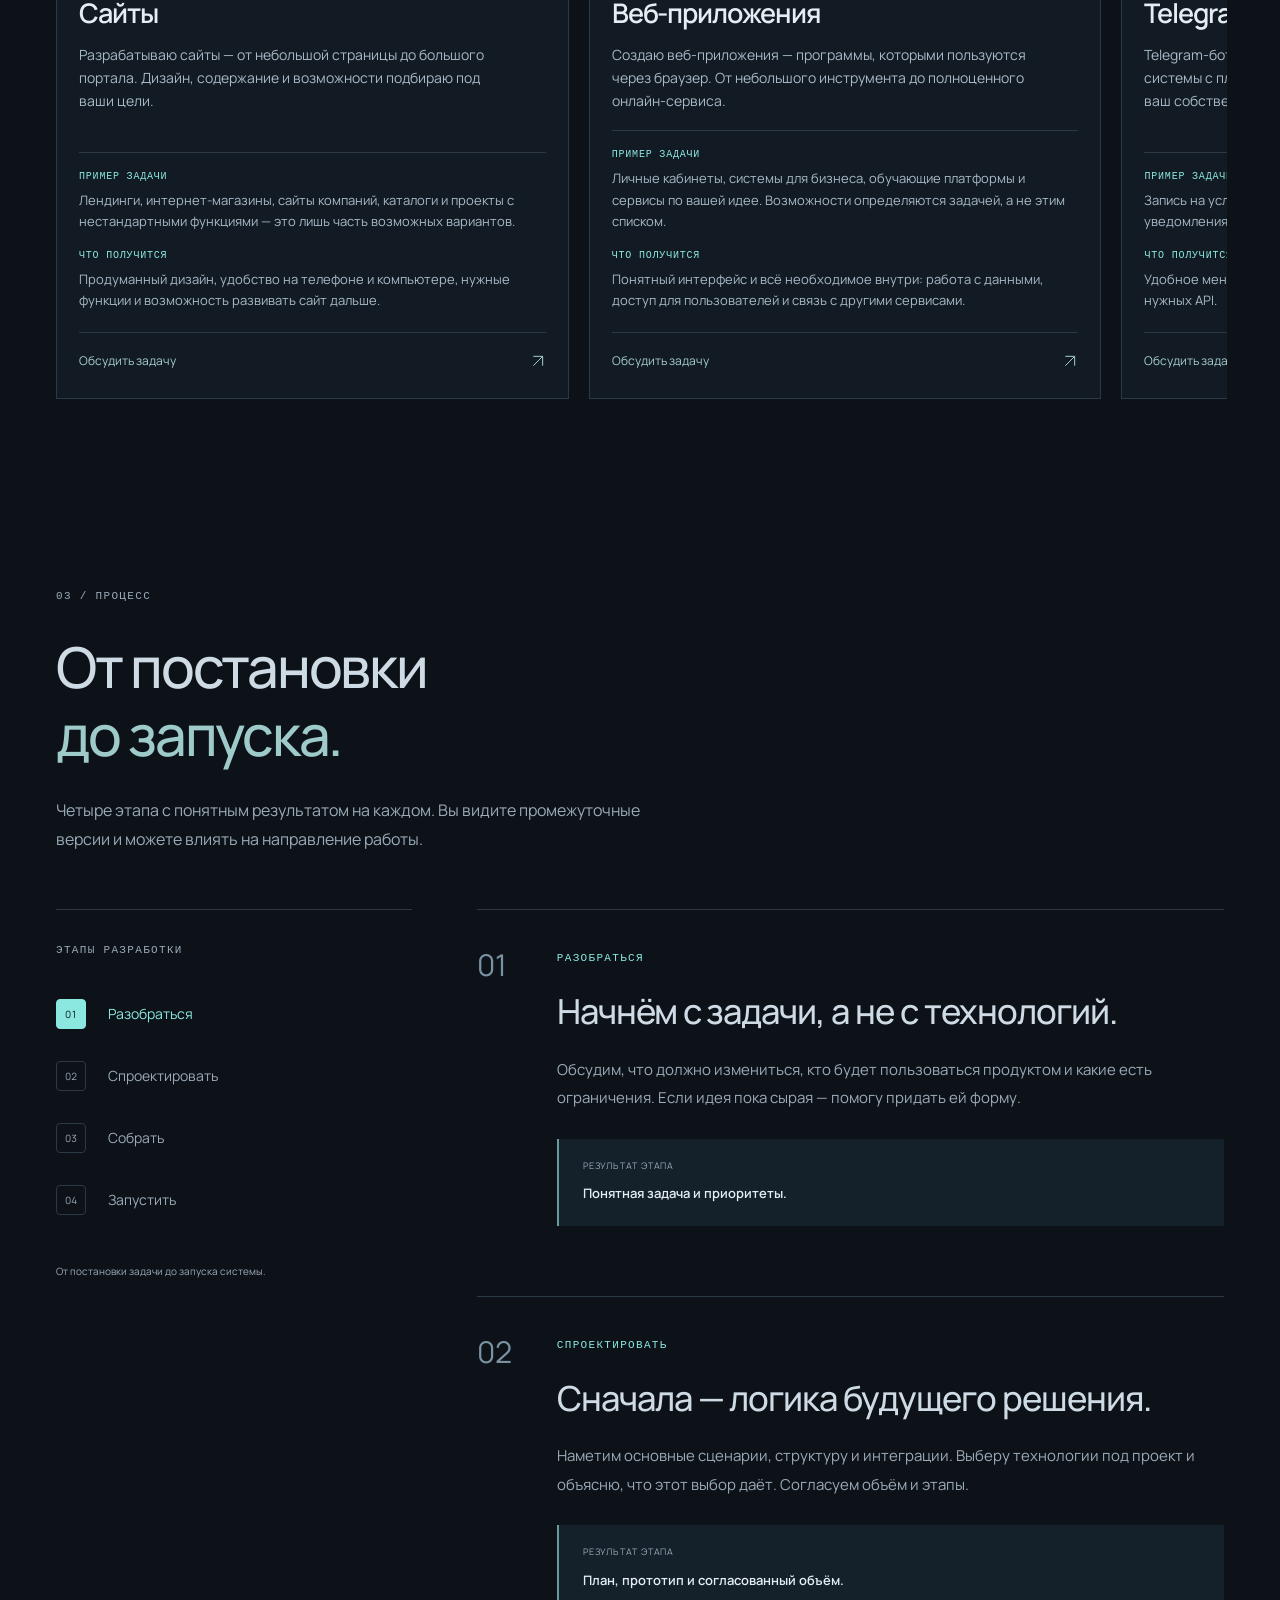
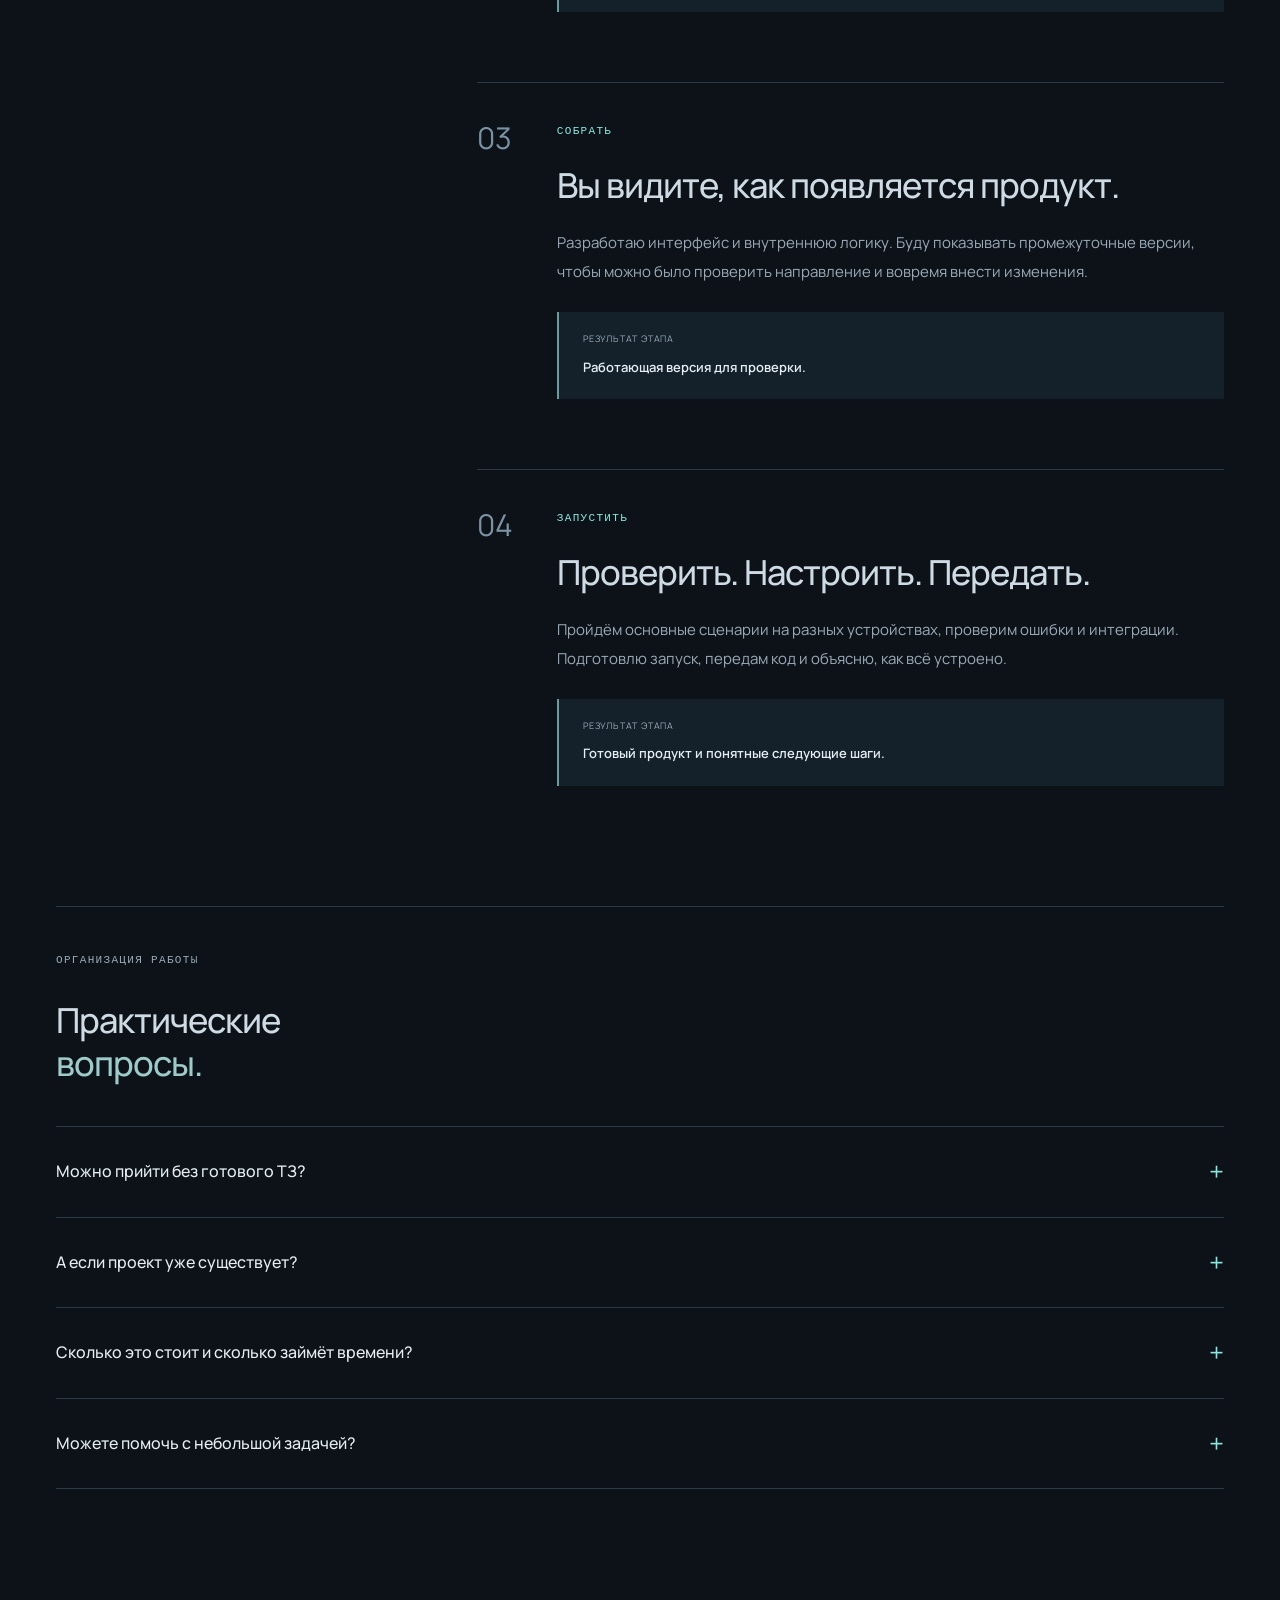
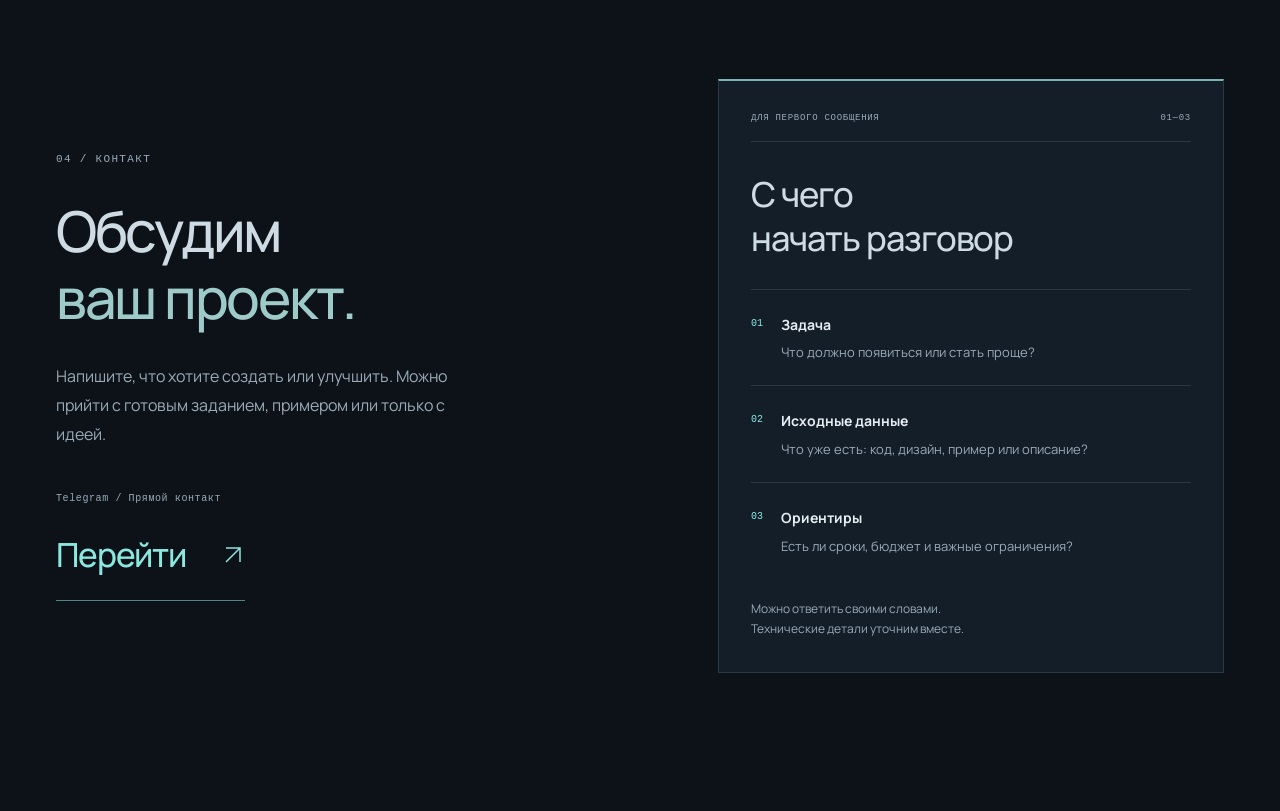
<file: services.html>
<!doctype html>
<html lang="ru"><head><meta charset="utf-8">
<meta http-equiv="Content-Security-Policy" content="default-src 'none'; script-src 'self'; script-src-attr 'none'; style-src 'self'; style-src-attr 'none'; img-src 'self'; font-src 'self'; connect-src 'none'; object-src 'none'; base-uri 'none'; form-action 'none'; frame-src 'none'; worker-src 'none'; manifest-src 'none'; upgrade-insecure-requests; require-trusted-types-for 'script'; trusted-types 'none'">
<meta name="referrer" content="no-referrer"><meta name="viewport" content="width=device-width,initial-scale=1"><title>Услуги — macros</title>
<link rel="canonical" href="https://macro-vibe.github.io/Visite-site/index.html#services">
<script src="assets/redirect.js?v=65e081a51149" defer integrity="sha384-CRQDXRUpq0W5af79fvkPxYvHPpkTvOgvlLMgLS2FkWjI64e9R95vElPdhcrEinQS" crossorigin="anonymous"></script>
<noscript><meta http-equiv="refresh" content="0;url=index.html#services"></noscript>
</head><body><a href="index.html#services">Открыть раздел «Услуги»</a></body></html>
</file>
<file: assets/site.css>
@font-face{font-family:Manrope;src:url('fonts/manrope-cyrillic.woff2') format('woff2');font-weight:200 800;font-style:normal;font-display:swap;unicode-range:U+0301,U+0400-045F,U+0490-0491,U+04B0-04B1,U+2116}
@font-face{font-family:Manrope;src:url('fonts/manrope-latin.woff2') format('woff2');font-weight:200 800;font-style:normal;font-display:swap;unicode-range:U+0000-00FF,U+0131,U+0152-0153,U+02BB-02BC,U+02C6,U+02DA,U+02DC,U+0304,U+0308,U+0329,U+2000-206F,U+20AC,U+2122,U+2191,U+2193,U+2212,U+2215,U+FEFF,U+FFFD}
:root{--paper:#f2eee5;--ink:#282b25;--muted:#626359;--rust:#9e472f;--peach:#e8b29a;--sage:#d4dbc4;--yellow:#e8d99b;--line:#c8c7bb;--cream:#faf7ef;--ease:cubic-bezier(.22,1,.36,1)}
*{box-sizing:border-box}html{scroll-behavior:smooth;scroll-padding-top:32px}body{margin:0;background:var(--paper);color:var(--ink);font-family:Manrope,Arial,sans-serif;font-size:16px;line-height:1.6;-webkit-font-smoothing:antialiased}::selection{background:var(--peach);color:var(--ink)}a{color:inherit;text-decoration:none}button{font:inherit;color:inherit;cursor:pointer}button:disabled{cursor:default}button,a{-webkit-tap-highlight-color:transparent}button,summary{touch-action:manipulation}a:focus-visible,button:focus-visible,summary:focus-visible,[tabindex]:focus-visible{outline:3px solid var(--rust);outline-offset:5px}button:active,.button:active{transform:scale(.97)}svg{width:24px;height:24px;flex-shrink:0}h1,h2,h3,p{margin:0}h1,h2,h3{text-wrap:balance}h1,h2{font-weight:500;letter-spacing:-.065em;line-height:1.02}h1{font-size:clamp(58px,6.8vw,104px)}h2{font-size:clamp(38px,4.4vw,66px)}h3{font-weight:600;letter-spacing:-.04em}em{font-family:Georgia,'Times New Roman',serif;font-weight:400;letter-spacing:-.055em;color:var(--rust)}.wrap{width:min(1320px,calc(100% - 112px));margin-inline:auto}.section{padding-block:110px}.eyebrow{font-size:11px;font-weight:700;letter-spacing:.13em;text-transform:uppercase;display:block;margin-bottom:28px}.tiny-dot{display:inline-block;width:7px;height:7px;margin-right:9px;background:var(--rust);border-radius:50%}.sr-only{position:absolute;width:1px;height:1px;padding:0;margin:-1px;overflow:hidden;clip:rect(0,0,0,0);white-space:nowrap;border:0}.skip-link{position:fixed;top:12px;left:12px;z-index:10;padding:12px 20px;background:var(--ink);color:var(--paper);transform:translateY(-180%)}.skip-link:focus{transform:none}.site-header{display:flex;align-items:center;justify-content:space-between;min-height:104px;border-bottom:1px solid var(--line);gap:24px}.brand{display:flex;align-items:center;gap:13px;font-size:11px;font-weight:800;letter-spacing:.1em}.brand-mark{font-family:Georgia,serif;font-size:48px;font-weight:700;letter-spacing:-.14em;line-height:1;display:block;margin-right:6px}.brand-mark span{color:var(--rust)}.brand small{display:block;font-size:10px;font-weight:500;letter-spacing:0;color:var(--muted);margin-top:3px}.site-header nav{display:flex;gap:30px;align-items:center;font-size:12px;font-weight:600}.site-header nav a{display:flex;align-items:center;min-height:44px;position:relative}.site-header nav a:after{content:'';position:absolute;bottom:5px;left:0;right:0;height:2px;background:var(--rust);transform:scaleX(0);transform-origin:left;transition:transform .3s}.site-header nav a[aria-current="page"]:after{transform:scaleX(1)}.button{display:inline-flex;gap:44px;align-items:center;justify-content:space-between;min-height:60px;padding:16px 24px;background:var(--ink);color:var(--cream);font-size:13px;font-weight:600;transition:background .25s,transform .25s}.button:hover{background:var(--rust)}.button svg{width:20px;height:20px}.text-link{display:inline-flex;gap:24px;align-items:center;font-size:13px;font-weight:700;padding:14px 0;border-bottom:1px solid currentColor}.text-link svg{width:20px;transition:transform .25s}.text-link:hover svg{transform:translateX(5px)}
/* A small working system, built from layers of the same project. */
.hero{position:relative;display:grid;grid-template-columns:1fr 1fr;align-items:center;column-gap:20px;padding-top:66px;padding-bottom:100px;min-height:790px}.hero-copy{position:relative;z-index:2}.hero h1{margin-bottom:27px}.hero h1 em{display:inline-block}.hero-description{max-width:400px;font-size:15px;line-height:1.8;color:var(--muted);margin-bottom:29px}.hero-foot{position:absolute;bottom:22px;left:0;right:0;display:flex;align-items:center;justify-content:space-between;border-top:1px solid var(--line);padding-top:20px;color:var(--muted);font-size:11px}.hero-foot a{display:flex;gap:18px;align-items:center;min-height:32px}.hero-foot a span{font-size:19px}.workbench{height:540px;position:relative;perspective:1200px;isolation:isolate;--spread:0;--px:0deg;--py:0deg}.bench-orbit{position:absolute;top:12%;left:2%;width:92%;height:88%;border:1px solid #c8c7bb;border-radius:50%;transform:rotate(-24deg) scaleX(.83)}.bench-orbit:after{content:'';position:absolute;inset:28px;border:1px solid #c8c7bb80;border-radius:50%}.bench-coordinate{position:absolute;top:0;right:4%;font:10px Manrope,sans-serif;letter-spacing:.14em;color:var(--muted)}.model-layer{position:absolute;box-shadow:0 18px 42px #302b2514;transition:translate .2s linear;will-change:transform}.layer-brief{width:73%;left:4%;top:0;background:var(--peach);padding:22px 27px;z-index:1;transform-origin:70% 100%;animation:brief-float 9s ease-in-out infinite;translate:calc(var(--spread)*-15px) calc(var(--spread)*-45px)}.paper-top{display:flex;justify-content:space-between;gap:12px;font-size:9px;text-transform:uppercase;letter-spacing:.08em}.layer-brief p{font-size:21px;line-height:1.4;letter-spacing:-.045em;margin:21px 0 19px;font-weight:600}.brief-line{border-top:1px solid #282b2530;padding-top:11px;font-size:10px}.layer-product{width:90%;left:4%;top:195px;background:var(--cream);z-index:2;animation:product-float 9s ease-in-out infinite;translate:calc(var(--spread)*25px) calc(var(--spread)*2px)}.window-bar{height:36px;display:flex;align-items:center;gap:18px;border-bottom:1px solid var(--line);padding:0 17px}.window-bar>span{display:flex;gap:4px}.window-bar i{display:block;width:5px;height:5px;border-radius:50%;background:#b7b5a8}.window-bar b{font-size:8px;font-weight:500}.product-body{padding:23px 20px 25px}.product-heading{margin-bottom:19px}.product-heading b{font-size:21px;font-weight:600;letter-spacing:-.04em;display:block}.product-heading>span{font-size:9px;color:var(--muted)}.kanban{display:grid;grid-template-columns:repeat(3,1fr);gap:8px}.kanban>div{min-width:0;background:#eeece3;padding:8px 6px;min-height:117px}.kanban small{font-size:8px;display:block;margin-bottom:12px}.kanban-card{background:#fdfbf5;padding:10px 7px;box-shadow:0 3px 5px #282b2507}.kanban-card i{display:block;width:17px;height:4px;background:var(--peach);border-radius:2px;margin-bottom:8px}.kanban-card b{display:block;font-size:8px}.kanban-card span{font-size:7px;color:var(--muted);display:block}.kanban-card.done i{background:#9cae81}.moving-ticket{animation:ticket-move 7s var(--ease) infinite}.layer-result{left:30%;width:67%;top:425px;padding:20px 22px;background:var(--ink);color:var(--cream);display:flex;gap:17px;align-items:center;z-index:3;animation:result-float 9s ease-in-out infinite;translate:calc(var(--spread)*-15px) calc(var(--spread)*35px)}.result-check{display:flex;width:38px;height:38px;border:1px solid #b9c7a4;border-radius:50%;align-items:center;justify-content:center;color:var(--sage);font-size:21px;flex-shrink:0}.layer-result small{font-size:8px;color:#c5c9b9;text-transform:uppercase;letter-spacing:.08em;display:block;margin-bottom:6px}.layer-result b{font-size:14px;font-weight:500;line-height:1.45;display:block}.bench-note{position:absolute;bottom:-22px;right:5%;font-size:9px;color:var(--muted)}
@keyframes brief-float{0%,100%{transform:rotate(-9deg) translateY(0) rotateY(var(--px))}50%{transform:rotate(-4deg) translateY(-15px) rotateY(var(--px))}}@keyframes product-float{0%,100%{transform:rotate(5deg) rotateX(var(--py))}50%{transform:rotate(1deg) translateY(-9px) rotateX(var(--py))}}@keyframes result-float{0%,100%{transform:rotate(-5deg) translateY(0)}50%{transform:rotate(1deg) translateY(13px)}}@keyframes ticket-move{0%,20%,100%{transform:translateY(0)}40%,70%{transform:translateY(-9px) rotate(-3deg);box-shadow:0 9px 12px #282b2520}}
/* The task catalogue is also usable as a native scroll area. */
.directions{background:var(--sage);overflow:hidden}.section-heading{display:grid;grid-template-columns:1.3fr 1fr;align-items:end;gap:70px;margin-bottom:42px}.section-heading>p{font-size:15px;color:#4c5543;max-width:320px;padding-bottom:5px}.carousel-toolbar{display:flex;align-items:center;justify-content:space-between;gap:20px;margin-bottom:20px}.carousel-hint{font-size:11px;color:var(--muted)}.carousel-controls{display:flex;align-items:center;gap:10px}.carousel-count{font-size:11px;font-variant-numeric:tabular-nums;margin-right:15px;min-width:45px}.circle{width:46px;height:46px;border:1px solid var(--ink);border-radius:50%;background:transparent;display:inline-flex;align-items:center;justify-content:center;transition:background .2s,color .2s,opacity .2s}.circle:hover:not(:disabled){background:var(--ink);color:var(--paper)}.circle:disabled{opacity:.3}.circle svg{width:20px}.prev svg{transform:rotate(180deg)}.card-track{display:flex;gap:24px;overflow-x:auto;overscroll-behavior-x:contain;scroll-snap-type:x mandatory;scrollbar-width:none;padding:16px 3px 27px;margin:-16px -3px 22px;touch-action:pan-x pan-y;scroll-padding-left:3px}.card-track::-webkit-scrollbar{display:none}.task-card{flex:0 0 calc((100% - 24px)/2);scroll-snap-align:start;padding:28px 30px 22px;background:var(--cream);min-width:0;position:relative;transform-origin:center bottom;transition:box-shadow .3s;display:flex;flex-direction:column}.task-card:hover{box-shadow:0 10px 22px #282b2512}.card-top{display:flex;justify-content:space-between;align-items:center;font-size:10px;letter-spacing:.06em;font-weight:700}.card-top svg{width:19px}.card-art{position:relative;height:245px;margin:28px 0 25px;display:flex;align-items:center;justify-content:center;overflow:hidden;perspective:800px;background:#e3dfd4}.task-card h3{font-size:31px;line-height:1.14;margin-bottom:18px}.task-card>p{font-size:13px;line-height:1.8;color:var(--muted);max-width:420px;margin-bottom:27px}.card-link{margin-top:auto;border-top:1px solid var(--line);padding-top:17px;min-height:44px;display:flex;justify-content:space-between;align-items:center;gap:10px;font-size:11px;font-weight:700}.card-link svg{width:18px;transition:transform .25s}.card-link:hover svg{transform:translateX(4px)}.theme-bots .card-art{background:#e6b29a}.theme-apps .card-art{background:#d8dfd3}.theme-automation .card-art{background:#e7dcae}.theme-services .card-art{background:#383e37}.theme-development .card-art{background:#dbd1cf}.art-caption{position:absolute;bottom:12px;left:0;width:100%;text-align:center;font-size:7px;letter-spacing:.12em}.mini-site{width:72%;padding:15px 20px;background:#793f35;color:#fff0db;transform:rotate(-5deg);box-shadow:0 15px 20px #282b2518;transition:transform .9s var(--ease)}.task-card.is-current .mini-site{transform:rotate(2deg)}.mini-top{display:flex;justify-content:space-between;align-items:center;font-size:9px}.mini-top i{width:12px;height:2px;background:currentColor}.mini-site-title{font-size:25px;line-height:1.2;letter-spacing:-.05em;margin:25px 0 22px}.mini-site-title em{color:#edc6a6}.mini-site-bottom{display:flex;justify-content:space-between;align-items:end}.mini-site-bottom span{font-size:7px}.mini-site-bottom b{font-size:24px;font-weight:400}.mini-app{width:86%;background:#faf8f1;box-shadow:0 15px 20px #282b2518;transform:rotate(4deg);transition:transform .8s var(--ease)}.task-card.is-current .mini-app{transform:rotate(-2deg)}.mini-app .mini-top,.mini-chat .mini-top{padding:14px;border-bottom:1px solid var(--line)}.mini-app-body{display:grid;grid-template-columns:25% 1fr;min-height:146px}.mini-sidebar{padding:15px 9px;background:#eeece3;font-size:7px;display:flex;flex-direction:column;gap:10px}.mini-dashboard{padding:14px;font-size:10px}.chart{display:flex;gap:10px;align-items:end;height:65px;margin-bottom:13px}.chart i{flex:1;background:#7c8b6e;transform:scaleY(.7);transform-origin:bottom;transition:transform .8s var(--ease)}.chart i:nth-child(1){height:30%}.chart i:nth-child(2){height:48%}.chart i:nth-child(3){height:38%}.chart i:nth-child(4){height:68%}.chart i:nth-child(5){height:58%}.chart i:nth-child(6){height:90%;background:var(--rust)}.is-current .chart i{transform:scaleY(1)}.mini-task{font-size:7px;display:flex;justify-content:space-between;padding-top:8px;border-top:1px solid var(--line)}.mini-task b{font-weight:500;color:#52683f}.mini-chat{width:75%;background:var(--cream);padding-bottom:14px;box-shadow:0 15px 20px #282b2518;transform:rotate(-3deg);transition:transform .8s var(--ease)}.is-current .mini-chat{transform:rotate(2deg)}.bubble{font-size:8px;padding:9px 11px;border-radius:8px;max-width:80%;margin:8px 12px}.bubble.user{background:#d9dfca;margin-left:auto}.bubble.bot{background:#eae7df}.chat-options{display:flex;gap:5px;margin:0 12px}.chat-options span{flex:1;text-align:center;font-size:7px;border:1px solid var(--line);padding:6px}.bubble.confirm{transform:translateY(8px);opacity:.4;transition:transform .8s var(--ease),opacity .8s}.is-current .bubble.confirm{transform:translateY(0);opacity:1}.mini-flow{width:77%;display:grid;gap:10px;transform:rotate(-4deg)}.mini-flow>div{display:flex;align-items:center;gap:14px;background:var(--cream);padding:12px 14px;box-shadow:0 4px 10px #282b2510;transition:transform .7s var(--ease)}.mini-flow>div:nth-child(2){margin-left:12px;margin-right:-12px;transition-delay:.07s}.mini-flow>div:nth-child(3){margin-left:24px;margin-right:-24px;transition-delay:.14s}.is-current .mini-flow>div{transform:translateX(-12px)}.mini-flow span{font-size:8px;color:var(--muted)}.mini-flow b{font-size:10px;font-weight:500;flex:1}.mini-flow i{font-size:12px;color:#4b6538;font-style:normal}.mini-api{color:#e2e4d9;width:80%;font:10px/1.9 monospace;transform:rotate(-2deg)}.mini-api>span{font-size:11px}.api-code{border-top:1px solid #ffffff30;padding:14px 0;margin-top:8px}.api-code em{font:inherit;color:#d7b587}.mini-api>b{color:var(--sage);font-weight:400}.mini-api>b span{color:#d1d6ca;float:right;font-size:8px}.mini-release{width:72%;padding:17px 22px;background:var(--cream);transform:rotate(4deg);box-shadow:0 15px 20px #282b2518;transition:transform .8s var(--ease)}.is-current .mini-release{transform:rotate(-3deg)}.mini-release>span{font-size:8px}.mini-release strong{font-size:56px;line-height:1.2;letter-spacing:-.06em;display:block;font-weight:500;margin:6px 0}.mini-release strong span{color:var(--rust)}.mini-release>div{font-size:7px;display:flex;justify-content:space-between;border-top:1px solid var(--line);padding:6px 0}.mini-release b{font-weight:600}.mini-release .release-tag{border:0;background:var(--sage);padding:5px 8px;margin-top:4px;display:inline-block}
/* Separate pages share the same editorial rhythm. */
.statement{overflow:hidden;background:var(--ink);color:var(--paper);padding:105px 0}.statement-grid{display:grid;grid-template-columns:1fr 1.45fr;gap:90px}.statement .eyebrow{color:#c3c8b5}.statement-mark{font-family:Georgia,serif;font-style:italic;font-size:240px;line-height:1;display:block;color:#b9c7a4;transform:rotate(-12deg);will-change:transform}.statement h2{margin-bottom:32px;font-size:clamp(40px,4.1vw,61px)}.statement em{color:var(--peach)}.statement p{font-size:15px;color:#c7cabe;max-width:530px;margin-bottom:18px}.statement .text-link{color:var(--paper);margin-top:10px}.closing{padding:100px 0 95px}.closing .eyebrow{margin-bottom:22px}.closing-row{display:flex;align-items:center;justify-content:space-between;gap:30px}.closing h2{font-size:clamp(44px,6vw,88px)}.closing p{font-size:14px;color:var(--muted);margin-top:20px}.round-link{display:flex;align-items:center;justify-content:center;border:1px solid var(--ink);border-radius:50%;width:95px;height:95px;flex-shrink:0;transition:background .3s,color .3s,transform .5s var(--ease)}.round-link svg{width:33px;height:33px}.round-link:hover{background:var(--ink);color:var(--paper);transform:rotate(45deg)}.site-footer{display:flex;justify-content:space-between;align-items:center;gap:24px;border-top:1px solid var(--line);padding-block:28px 35px;font-size:10px}.footer-brand{font-weight:800;letter-spacing:.1em;display:block;min-height:44px;align-content:center}.footer-brand span{display:block;color:var(--muted);font-size:10px;font-weight:400;letter-spacing:0;margin-top:3px}.footer-right{display:flex;gap:30px;align-items:center}.footer-right>a{min-height:44px;align-content:center}.motion-toggle{background:none;border:0;border-bottom:1px solid var(--line);padding:8px 0;font-size:10px;color:var(--muted);min-height:44px}.page-intro{padding-block:90px 75px}.page-intro h1{margin-bottom:28px}.page-intro>p{max-width:540px;color:var(--muted);font-size:17px;line-height:1.8}.services-showcase{padding-bottom:70px}.service-detail{display:grid;grid-template-columns:1fr 4fr;gap:30px;padding:65px 0;border-top:1px solid var(--line);scroll-margin-top:20px}.detail-number{font-family:Georgia,serif;font-style:italic;font-size:72px;color:var(--rust);line-height:1}.service-detail .eyebrow{margin-bottom:18px}.service-detail h2{font-size:48px}.detail-lead{font-size:19px;max-width:780px;margin:25px 0 32px;line-height:1.7}.detail-columns{display:grid;grid-template-columns:1fr 1fr;gap:40px;margin-bottom:20px}.detail-columns h3{font-size:14px;letter-spacing:0;margin-bottom:10px}.detail-columns p{font-size:13px;color:var(--muted);line-height:1.8}.custom-note{margin-block:40px 100px;background:var(--sage);padding:60px}.custom-note p{max-width:560px;color:#4c5543;margin:25px 0 30px}.process-section{display:grid;grid-template-columns:1fr 2.1fr;gap:65px;align-items:start;padding-bottom:80px}.process-map{position:sticky;top:45px;padding-top:32px;border-top:1px solid var(--line)}.process-map ol{list-style:none;padding:0;margin:0 0 30px}.process-map li{margin-bottom:8px}.process-map a{display:flex;gap:22px;align-items:center;padding:12px 0;font-size:14px;color:var(--muted);transition:color .3s,transform .5s var(--ease)}.process-map a span{font-size:10px;font-variant-numeric:tabular-nums;border:1px solid var(--line);border-radius:50%;width:30px;height:30px;display:flex;align-items:center;justify-content:center;transition:background .4s,color .4s}.process-map a.is-active{color:var(--rust);transform:translateX(8px)}.process-map a.is-active span{background:var(--rust);border-color:var(--rust);color:var(--paper)}.process-note{font-size:10px;color:var(--muted)}.process-step{display:grid;grid-template-columns:50px 1fr;gap:30px;padding:40px 0 70px;border-top:1px solid var(--line);scroll-margin-top:40px}.step-no{font-family:Georgia,serif;color:var(--rust);font-style:italic;font-size:40px;line-height:1}.process-step .eyebrow{margin-bottom:22px}.process-step h2{font-size:38px;line-height:1.15;margin-bottom:23px}.process-step p{color:var(--muted);font-size:15px;line-height:1.9}.step-output{background:#e7e4d9;border-left:3px solid var(--rust);padding:20px 24px;margin-top:26px}.step-output span{display:block;color:var(--muted);font-size:9px;text-transform:uppercase;letter-spacing:.1em;margin-bottom:7px}.step-output b{font-size:13px;font-weight:600}.principles{background:var(--sage)}.principle-grid{display:grid;grid-template-columns:repeat(3,1fr);gap:50px;margin-top:60px}.principle-grid article{border-top:1px solid #a8b19c;padding-top:20px}.principle-grid article>span{font-size:10px}.principle-grid h3{font-size:23px;margin:25px 0 15px}.principle-grid p{font-size:14px;color:#4c5543}.contact-hero{display:grid;grid-template-columns:1.2fr 1fr;gap:80px;align-items:center;padding:90px 0 110px}.contact-hero h1{font-size:clamp(60px,6.4vw,96px)}.contact-hero>div>p{max-width:430px;color:var(--muted);margin:30px 0;font-size:15px;line-height:1.8}.telegram-link{display:inline-flex;align-items:center;gap:30px;font-size:clamp(19px,2.5vw,32px);border-bottom:1px solid var(--rust);padding-block:8px 13px;color:var(--rust);font-weight:500;letter-spacing:-.035em}.telegram-link svg{transition:transform .3s}.telegram-link:hover svg{transform:translate(4px,-4px)}.contact-paper{background:var(--peach);padding:30px 34px 34px;transform:rotate(3deg);box-shadow:0 16px 30px #282b2510}.contact-paper .paper-top{border-bottom:1px solid #282b2540;padding-bottom:18px}.contact-paper h2{font-size:49px;margin:32px 0}.contact-paper em{color:#713e2c}.contact-paper ol{padding:0;list-style:none;margin:0}.contact-paper li{display:flex;gap:18px;border-top:1px solid #282b2525;padding:17px 0}.contact-paper li>span{font-size:10px;padding-top:3px}.contact-paper li b{font-size:13px}.contact-paper li p{font-size:11px;line-height:1.7;margin-top:4px;color:#594638}.contact-hero .contact-paper .paper-ps{font-size:11px;line-height:1.7;color:#594638;margin:20px 0 0}.faq{padding-bottom:100px}.faq h2{margin-bottom:42px}.faq details{border-top:1px solid var(--line)}.faq details:last-child{border-bottom:1px solid var(--line)}.faq summary{cursor:pointer;list-style:none;display:flex;gap:20px;align-items:center;justify-content:space-between;padding:24px 0;font-size:17px;font-weight:500}.faq summary::-webkit-details-marker{display:none}.faq summary>span{font-size:26px;font-weight:400;transition:transform .3s}.faq details[open] summary>span{transform:rotate(45deg)}.faq details p{max-width:740px;font-size:15px;color:var(--muted);padding-bottom:27px;line-height:1.8}
@media(min-width:1500px){.hero{min-height:850px}.workbench{height:590px}.layer-product{top:215px}.layer-result{top:460px}.card-art{height:280px}.mini-site-title{font-size:30px}}
@media(max-width:1100px){.wrap{width:calc(100% - 64px)}.site-header nav{gap:23px}.hero{min-height:730px;column-gap:0}.hero h1{font-size:80px}.hero-description{font-size:14px;max-width:340px}.workbench{height:480px}.layer-brief{padding:20px;width:78%;left:0}.layer-brief p{font-size:18px}.layer-product{top:175px;width:96%;left:0}.product-body{padding:18px 14px}.product-heading b{font-size:18px}.layer-result{top:395px;left:22%;width:78%;padding:17px}.layer-result b{font-size:12px}.bench-note{bottom:-28px}.task-card{padding:24px}.card-art{height:220px}.task-card h3{font-size:27px}.statement-grid{gap:50px;grid-template-columns:1fr 1.5fr}.statement-mark{font-size:210px}.contact-hero{gap:45px}.contact-paper{padding:25px}.contact-paper h2{font-size:42px}.contact-paper .paper-top{font-size:8px}}
@media(max-width:800px){.wrap{width:calc(100% - 40px)}.site-header{min-height:110px;flex-wrap:wrap;padding:19px 0 10px;gap:12px}.brand-mark{font-size:37px}.brand{font-size:10px}.brand small{font-size:9px}.site-header nav{gap:25px}.site-header nav a{font-size:11px;min-height:44px}.hero{padding-top:45px;padding-bottom:83px;min-height:650px;grid-template-columns:1.05fr 1fr}.hero h1{font-size:66px}.hero .eyebrow{font-size:9px;letter-spacing:.08em}.hero-description{font-size:13px;max-width:290px}.button{padding:14px 19px;min-height:54px;font-size:12px;gap:32px}.workbench{height:410px;margin-top:20px}.layer-brief{top:15px;padding:14px;width:85%;left:-2%}.layer-brief p{font-size:15px;margin:15px 0}.paper-top{font-size:8px}.brief-line{font-size:8px}.layer-product{top:155px;left:-4%;width:104%}.window-bar{height:29px;padding:0 11px;gap:11px}.window-bar b{font-size:7px}.product-body{padding:15px 10px}.product-heading{margin-bottom:12px}.product-heading b{font-size:15px}.kanban{gap:4px}.kanban>div{padding:6px 4px;min-height:95px}.kanban small{font-size:7px;margin-bottom:8px}.kanban-card{padding:8px 4px}.kanban-card b{font-size:6px}.kanban-card span{font-size:5px}.layer-result{top:331px;width:86%;left:15%;padding:14px;gap:9px}.layer-result b{font-size:11px}.layer-result small{font-size:7px}.result-check{width:29px;height:29px;font-size:17px}.bench-coordinate{font-size:8px;top:-15px}.bench-note{font-size:8px;bottom:-22px}.hero-foot{font-size:9px}.section{padding-block:75px}.section-heading{gap:30px}.section-heading>p{font-size:13px}.task-card{flex-basis:calc((100% - 20px)/2);padding:21px;}.card-track{gap:20px}.card-art{height:195px;margin-block:24px}.task-card h3{font-size:24px}.task-card>p{font-size:12px}.mini-site{padding:13px;width:80%}.mini-site-title{font-size:22px}.mini-site-title{margin:19px 0}.mini-app{width:91%}.mini-dashboard{padding:10px}.mini-sidebar{padding:11px 6px;font-size:6px}.chart{gap:6px}.mini-chat{width:86%}.mini-flow{width:78%}.mini-flow>div{padding:10px;gap:7px}.mini-flow b{font-size:8px}.mini-release{width:82%}.mini-release strong{font-size:45px}.mini-api{font-size:9px}.mini-api>b span{font-size:6px}.statement{padding:80px 0}.statement-grid{grid-template-columns:1fr 1.6fr;gap:30px}.statement-mark{font-size:170px}.statement h2{font-size:39px}.statement p{font-size:13px}.statement .eyebrow{font-size:9px}.closing{padding-block:75px}.round-link{width:75px;height:75px}.site-footer{font-size:9px;gap:20px}.footer-right{gap:18px}.page-intro{padding-block:60px}.page-intro h1{font-size:65px}.page-intro>p{font-size:15px}.service-detail{grid-template-columns:65px 1fr;gap:20px}.detail-number{font-size:52px}.service-detail h2{font-size:38px}.detail-lead{font-size:17px}.detail-columns{gap:25px}.custom-note{padding:40px}.process-section{grid-template-columns:175px 1fr;gap:30px}.process-map a{gap:12px;font-size:12px}.process-step{grid-template-columns:1fr;gap:15px}.process-step h2{font-size:30px}.process-step p{font-size:14px}.principle-grid{gap:25px}.principle-grid h3{font-size:20px}.principle-grid p{font-size:12px}.contact-hero{gap:30px;padding-block:60px 90px}.contact-hero h1{font-size:61px}.contact-hero>div>p{font-size:13px}.contact-paper{padding:20px}.contact-paper h2{font-size:34px}.contact-paper .paper-top{font-size:7px}.contact-paper li{gap:12px}.contact-paper li b{font-size:11px}.contact-paper li p{font-size:10px}.contact-paper .paper-top span:last-child{max-width:80px;text-align:right}}
@media(max-width:600px){.site-header{display:block;padding-top:18px}.brand{width:fit-content}.brand small{font-size:9px}.site-header nav{justify-content:space-between;gap:10px;margin-top:13px}.site-header nav a{font-size:11px}.hero{display:block;padding-top:39px;padding-bottom:75px}.hero h1{font-size:clamp(62px,15vw,86px);line-height:.98;letter-spacing:-.075em;margin-bottom:24px}.hero .eyebrow{font-size:9px;margin-bottom:24px}.hero-description{font-size:14px;max-width:355px;margin-bottom:25px}.hero-copy{max-width:440px}.workbench{width:100%;max-width:430px;height:440px;margin:48px auto 30px}.layer-brief{left:4%;top:16px;width:77%;padding:20px}.layer-brief p{font-size:19px;margin:18px 0}.paper-top{font-size:8px}.brief-line{font-size:9px}.layer-product{left:4%;top:173px;width:91%}.window-bar{height:33px}.product-body{padding:18px 13px}.product-heading b{font-size:19px}.kanban>div{min-height:103px;padding:7px 5px}.kanban small{font-size:8px}.kanban-card{padding:8px 6px}.kanban-card b{font-size:7px}.kanban-card span{font-size:6px}.layer-result{top:365px;left:24%;width:73%;padding:16px;gap:12px}.layer-result b{font-size:12px}.layer-result small{font-size:7px}.result-check{width:32px;height:32px}.bench-coordinate{top:-9px;font-size:8px}.bench-note{bottom:-37px;font-size:8px;right:4%}.hero-foot{bottom:15px;padding-top:14px;font-size:8px;gap:14px;align-items:start}.hero-foot>span{max-width:130px}.hero-foot>a{gap:9px;min-height:30px}.section{padding-block:60px}.section-heading{display:block;margin-bottom:26px}.section-heading h2{font-size:41px}.section-heading>p{margin-top:22px;font-size:14px;max-width:330px}.eyebrow{font-size:9px;margin-bottom:22px}.carousel-toolbar{align-items:center;gap:12px;margin-bottom:19px}.carousel-hint{font-size:10px;max-width:130px;line-height:1.6}.carousel-controls{gap:8px}.carousel-count{margin-right:2px;font-size:10px;min-width:39px}.circle{width:44px;height:44px}.card-track{gap:16px;margin-right:-20px;padding-right:20px;scroll-padding-right:20px}.task-card{flex-basis:88%;padding:23px;scroll-snap-stop:always}.card-top{font-size:9px}.card-art{height:215px;margin-block:24px}.task-card h3{font-size:27px}.task-card>p{font-size:12px;margin-bottom:22px}.card-link{font-size:10px}.mini-site{width:80%;padding:17px}.mini-site-title{font-size:23px}.mini-app{width:90%}.mini-sidebar{font-size:7px}.mini-app .mini-top{font-size:8px}.mini-chat{width:83%}.mini-flow{width:76%}.mini-flow b{font-size:9px}.mini-release{width:78%}.text-link{font-size:12px;gap:16px}.statement{padding:60px 0}.statement-grid{display:block;position:relative}.statement-grid>div:first-child{position:relative}.statement .eyebrow{margin-bottom:34px;font-size:9px}.statement-mark{position:absolute;right:0;top:-26px;font-size:76px;opacity:.45;pointer-events:none}.statement h2{font-size:39px;max-width:360px}.statement p{font-size:14px}.statement .text-link{font-size:12px}.closing{padding-block:60px}.closing h2{font-size:43px;max-width:250px}.closing-row{gap:15px}.round-link{width:57px;height:57px}.round-link svg{width:24px}.closing p{font-size:12px;max-width:280px}.site-footer{display:block;padding-block:22px}.footer-brand{font-size:10px}.footer-brand span{font-size:9px}.footer-right{justify-content:space-between;gap:20px;margin-top:12px}.footer-right>a{font-size:11px}.motion-toggle{font-size:10px}.page-intro{padding-block:45px 42px}.page-intro h1{font-size:clamp(47px,12vw,65px)}.page-intro>p{font-size:14px;margin-top:24px;max-width:380px}.page-services .page-intro h1{font-size:clamp(43px,10.6vw,58px)}.services-showcase{padding-bottom:35px}.service-detail{grid-template-columns:1fr;gap:20px;padding-block:40px}.detail-number{font-size:42px}.service-detail h2{font-size:36px}.detail-lead{font-size:16px;margin:20px 0 24px}.detail-columns{grid-template-columns:1fr;gap:22px;margin-bottom:15px}.detail-columns h3{font-size:13px}.detail-columns p{font-size:13px}.service-detail .eyebrow{font-size:8px}.custom-note{padding:30px 24px;margin-block:20px 60px}.custom-note h2{font-size:35px}.custom-note p{font-size:14px}.process-section{display:block;padding-bottom:30px}.process-map{position:static;padding-block:24px}.process-map ol{display:grid;grid-template-columns:1fr 1fr;gap:5px 15px;margin-bottom:15px}.process-map a{font-size:11px;gap:8px;min-height:44px}.process-map a.is-active{transform:none}.process-map .eyebrow{margin-bottom:15px}.process-note{font-size:9px}.process-note br{display:none}.process-step{grid-template-columns:35px 1fr;gap:15px;padding-block:30px 40px}.step-no{font-size:33px}.process-step .eyebrow{font-size:9px;margin-bottom:18px}.process-step h2{font-size:29px}.process-step p{font-size:13px;line-height:1.9}.step-output{padding:17px}.step-output b{font-size:12px}.principles h2{font-size:40px}.principle-grid{grid-template-columns:1fr;gap:26px;margin-top:35px}.principle-grid article{padding-top:18px}.principle-grid h3{font-size:24px;margin:12px 0}.principle-grid p{font-size:14px}.contact-hero{display:block;padding-block:46px 65px}.contact-hero h1{font-size:clamp(60px,14.6vw,84px)}.contact-hero>div>p{font-size:14px;max-width:360px}.telegram-link{font-size:27px;gap:30px}.contact-paper{margin:55px 5px 0;padding:25px;transform:rotate(2deg)}.contact-paper h2{font-size:43px}.contact-paper .paper-top{font-size:8px}.contact-paper .paper-top span:last-child{max-width:110px}.contact-paper li{gap:17px;padding-block:18px}.contact-paper li b{font-size:13px}.contact-paper li p{font-size:12px}.contact-hero .contact-paper .paper-ps{font-size:11px}.faq{padding-bottom:60px}.faq h2{font-size:40px;margin-bottom:30px}.faq summary{font-size:14px;padding-block:22px;gap:15px}.faq details p{font-size:13px}.faq summary>span{font-size:24px}}
@media(max-width:360px){.bench-orbit{width:80%;height:80%;left:5%}.wrap{width:calc(100% - 32px)}.hero h1{font-size:61px}.workbench{height:390px;margin-top:48px}.layer-brief{padding:16px;top:10px}.layer-brief p{font-size:17px}.layer-product{top:153px}.product-heading b{font-size:16px}.kanban-card b{font-size:6px}.kanban-card span{font-size:5px}.layer-result{top:330px;padding:13px;gap:8px}.layer-result b{font-size:10px}.bench-note{bottom:-35px}.section-heading h2{font-size:36px}.card-track{margin-right:-16px;padding-right:16px}.task-card{flex-basis:94%;padding:20px}.carousel-hint{font-size:9px;max-width:105px}.carousel-count{font-size:9px;min-width:35px}.carousel-controls{gap:7px}.card-art{height:200px}.statement h2{font-size:35px}.closing h2{font-size:37px}.page-services .page-intro h1{font-size:39px}.page-intro h1{font-size:43px}.custom-note h2{font-size:30px}.process-step h2{font-size:26px}.contact-hero h1{font-size:60px}.telegram-link{font-size:24px}.contact-paper{padding:20px}.contact-paper h2{font-size:38px}.faq h2{font-size:35px}.site-header nav a{font-size:10px}}
/* Motion preference is applied to both decorative motion and navigation. */
html.motion-paused{scroll-behavior:auto}html.motion-paused *,html.motion-paused *:before,html.motion-paused *:after{animation:none!important;transition:none!important;scroll-behavior:auto!important}html.motion-paused .model-layer{translate:none}html.motion-paused .layer-brief{transform:rotate(-6deg)}html.motion-paused .layer-product{transform:rotate(3deg)}html.motion-paused .layer-result{transform:rotate(-3deg)}
@media(prefers-reduced-motion:reduce){html{scroll-behavior:auto}*,*:before,*:after{animation:none!important;transition:none!important;scroll-behavior:auto!important}.model-layer{translate:none}.layer-brief{transform:rotate(-6deg)}.layer-product{transform:rotate(3deg)}.layer-result{transform:rotate(-3deg)}}

/* High-tech visual system. One destination per subject, no repeated CTAs. */
:root{--paper:#0d1218;--ink:#e5edf3;--muted:#9aaab8;--rust:#8be8e1;--peach:#8be8e1;--sage:#15242b;--yellow:#becfe5;--line:#2b3945;--cream:#15202a}
body{background:var(--paper);color:var(--ink)}
em{font-family:inherit;font-style:normal;font-weight:500;letter-spacing:inherit;color:var(--rust)}
h1,h2{letter-spacing:-.055em;font-weight:600}
.site-header{min-height:100px;border-color:var(--line)}
.brand-mark{font-family:Manrope,Arial,sans-serif;font-size:40px;letter-spacing:-.14em}.brand-mark span{font-size:30px}
.brand small{color:var(--muted)}
.site-header nav{gap:32px}.site-header nav a{gap:9px;font-size:12px}.site-header nav a>span{color:#6f8496;font:9px monospace}.site-header nav a[aria-current]{color:var(--rust)}.site-header nav a[aria-current]>span{color:var(--rust)}
.eyebrow{color:var(--muted);font:11px/1.6 monospace;letter-spacing:.12em}
.hero{min-height:720px;grid-template-columns:1.1fr 1fr;gap:10px;padding-top:55px;padding-bottom:95px}
.hero h1{font-size:clamp(43px,5.2vw,78px);line-height:1.1;letter-spacing:-.065em;margin-bottom:30px}
.hero-description{font-size:16px;line-height:1.85;max-width:440px;margin-bottom:35px}
.intro-note{display:flex;gap:18px;align-items:center;padding-top:24px;border-top:1px solid var(--line);max-width:440px}
.note-symbol{font:24px monospace;color:var(--rust)}.intro-note p{font-size:12px;color:#b2c0cb;line-height:1.8}
.hero-foot{font:10px/1.6 monospace;letter-spacing:.02em;color:var(--muted)}
.workbench{height:auto;aspect-ratio:640/650;width:100%;max-width:640px;perspective:none;margin:0;position:relative}
.model-label{display:flex;justify-content:space-between;gap:20px;font:9px/1.5 monospace;color:var(--muted);text-transform:uppercase;letter-spacing:.07em;padding:12px 0;border-bottom:1px solid var(--line)}
.system-model{display:block;width:100%;height:auto;overflow:visible;margin-top:22px}
.system-model .model-layer{position:static;box-shadow:none;transform-box:fill-box;transform-origin:center;will-change:transform;transition:none;translate:none}
.system-model .ui-layer{animation:interface-float 7s ease-in-out infinite}
.system-model .logic-layer{animation:logic-float 7s ease-in-out infinite}
.system-model .data-layer{animation:data-float 7s ease-in-out infinite}
.signal{animation:signal-pulse 3s ease-in-out infinite;transform-box:fill-box;transform-origin:center}.signal-two{animation-delay:1.5s}
@keyframes interface-float{0%,100%{transform:translateY(calc(var(--spread)*-28px))}50%{transform:translateY(calc(-20px + var(--spread)*-28px))}}
@keyframes logic-float{0%,100%{transform:translateY(0)}50%{transform:translateY(-7px)}}
@keyframes data-float{0%,100%{transform:translateY(calc(var(--spread)*20px))}50%{transform:translateY(calc(9px + var(--spread)*20px))}}
@keyframes signal-pulse{0%,100%{opacity:.3;transform:scale(.7)}50%{opacity:1;transform:scale(1.4)}}
.model-legend{display:flex;justify-content:space-between;gap:12px;font:10px/1.5 monospace;color:var(--muted);border-top:1px solid var(--line);padding-top:16px}
.model-legend span{display:flex;gap:8px;align-items:center}.model-legend i{width:5px;height:5px;background:var(--rust)}.model-legend span:nth-child(2) i{background:#639da0}.model-legend span:nth-child(3) i{background:#a2b6d8}
.page-intro{padding-block:70px 55px}.page-intro h1{font-size:clamp(48px,6vw,86px);line-height:1.08}.page-intro>p{max-width:600px;font-size:16px}
.services-showcase{padding-bottom:70px}.carousel-hint{font:10px monospace;text-transform:uppercase;letter-spacing:.06em}
.circle{border-color:#58717f;border-radius:4px}.circle:hover:not(:disabled){background:var(--rust);color:#0d1218;border-color:var(--rust)}
.task-card{border:1px solid var(--line);background:#121b24;padding:28px;box-shadow:none!important}.card-top{color:var(--muted);gap:15px;font:9px/1.6 monospace}.card-top>span:last-child{text-align:right;font-size:8px;max-width:75%}
.task-card h2{font-size:32px;line-height:1.2;margin-bottom:19px;letter-spacing:-.04em}.task-card>p{font-size:14px;margin-bottom:25px;color:#a8b9c7}
.card-details{border-top:1px solid var(--line);padding-top:24px;display:grid;gap:24px;margin-top:auto}.card-details h3{font:10px monospace;color:var(--rust);text-transform:uppercase;letter-spacing:.08em;margin-bottom:10px}.card-details p{font-size:13px;line-height:1.8;color:#a8b9c7}
.card-art{background:#0b141b!important;border:1px solid #263844;height:220px;margin-block:24px}.art-caption{color:#9aaebd;bottom:9px}
.mini-site{background:#1b333b;color:#e4f3f3;border:1px solid #53818a;box-shadow:0 15px 20px #0003}.mini-site-title{font-size:23px}.mini-site-title em{color:var(--rust)}.mini-site-bottom svg{width:20px}
.mini-app,.mini-chat,.mini-release{background:#182630;color:#d8e7ef;box-shadow:0 15px 20px #0003;border:1px solid #405d6c}.mini-sidebar{background:#101a23}.mini-task b{color:var(--rust)}.chart i{background:#426a75}.chart i:nth-child(6){background:var(--rust)}
.bubble.user{background:#2c4b50;color:#ddf5f1}.bubble.bot{background:#22333f}.chat-options span{border-color:#4a6572}.mini-flow>div{background:#1b2c36;border:1px solid #3c5664;color:#d8e7ef}.mini-flow i{color:var(--rust)}.mini-api{color:#d1e3ed}.api-code em,.mini-api>b{color:var(--rust)}.mini-api>b span{color:#a6bac7}.mini-release .release-tag{background:#29464b;color:var(--rust)}
.process-map a.is-active{color:var(--rust)}.process-map a.is-active span{background:var(--rust);color:#0d1218}.process-map a span{border-radius:4px}.step-no,.detail-number{font-family:Manrope,Arial,sans-serif;font-style:normal;font-size:30px;font-weight:400;color:#7b92a3}.step-output{background:#14212b;border-left:2px solid #679b9c}.step-output b{color:#e5edf3}.process-step h2{font-size:36px}.process-step .eyebrow{color:var(--rust)}
.faq{padding-top:45px;border-top:1px solid var(--line)}.faq h2{font-size:50px}.faq summary{font-size:16px}.faq summary>span{color:var(--rust)}
.contact-hero{min-height:700px;gap:80px;grid-template-columns:1.15fr 1fr}.contact-hero h1{font-size:clamp(48px,6vw,86px);line-height:1.08}.contact-hero>div>p{font-size:16px;max-width:440px}.contact-channel{margin-top:45px}.channel-label{display:block;font:10px monospace;color:var(--muted);letter-spacing:.06em;margin-bottom:12px}.telegram-link{font-size:clamp(22px,2.6vw,36px);gap:35px;border-bottom:1px solid #4e858a;padding:12px 0 18px;min-height:54px}.telegram-link:hover{color:#c5fffa}
.contact-paper{background:#131e28;border:1px solid var(--line);border-top:2px solid #77b4b6;transform:none;box-shadow:none;padding:32px}.contact-paper .paper-top{border-color:var(--line);color:var(--muted);font:9px monospace}.contact-paper h2{font-size:35px;line-height:1.2;margin-block:30px}.contact-paper li{border-color:var(--line);padding-block:22px}.contact-paper li>span{color:var(--rust);font:10px monospace;padding-top:6px}.contact-paper li b{font-size:14px}.contact-paper li p{font-size:13px;color:var(--muted)}.contact-paper .paper-ps{margin-top:25px;color:var(--muted);font-size:12px;line-height:1.8}
.site-footer{font:10px/1.6 monospace;color:#9aaab8;padding-block:23px}.footer-divider{padding-inline:12px;color:#607d8b}.motion-toggle{color:var(--muted);font:10px monospace}
.skip-link{background:var(--rust);color:#0d1218}
@media(max-width:1100px){.hero h1{font-size:57px}.workbench{height:auto}.hero{min-height:630px}.model-label{font-size:8px;gap:10px}.contact-hero{gap:40px}.contact-paper{padding:25px}.task-card h2{font-size:29px}}
@media(max-width:800px){.site-header nav{gap:18px}.site-header nav a{font-size:11px;gap:5px}.hero{grid-template-columns:1.1fr 1fr;min-height:570px}.hero h1{font-size:45px}.hero-description{font-size:14px;max-width:330px}.intro-note{gap:12px}.intro-note p{font-size:11px}.model-label{font-size:7px;letter-spacing:0}.model-legend{font-size:8px;gap:5px}.model-legend span{gap:5px}.task-card{padding:21px}.task-card h2{font-size:25px}.task-card>p{font-size:13px}.card-details p{font-size:12px}.card-top>span:last-child{font-size:7px}.contact-paper h2{font-size:29px}.contact-paper li p{font-size:12px}.contact-hero>div>p{font-size:14px}.process-step h2{font-size:30px}.page-intro>p{font-size:15px}}
@media(max-width:600px){.site-header{padding-top:20px}.site-header nav{gap:8px}.site-header nav a{font-size:11px;gap:6px}.site-header nav a>span{font-size:8px}.brand-mark{font-size:33px}.hero{display:block;padding-top:42px;padding-bottom:75px}.hero h1{font-size:clamp(38px,10.6vw,57px);line-height:1.15;letter-spacing:-.06em}.hero .eyebrow{font-size:10px}.hero-description{font-size:15px;max-width:390px;margin-bottom:28px}.intro-note{max-width:390px;padding-top:20px}.intro-note p{font-size:12px}.workbench{height:auto;margin:48px auto 30px;max-width:440px;aspect-ratio:auto}.model-label{font-size:8px}.model-legend{font-size:9px}.system-model{margin-top:24px}.hero-foot{font-size:8px;gap:20px;bottom:14px}.hero-foot>span{max-width:140px}.hero-foot>span:last-child{text-align:right}.page-intro{padding-block:42px 34px}.page-intro h1,.page-services .page-intro h1{font-size:clamp(40px,11vw,59px)}.page-intro>p{font-size:14px}.task-card{flex-basis:94%;padding:23px}.task-card h2{font-size:28px}.task-card>p{font-size:14px}.card-details{gap:20px}.card-details p{font-size:13px}.card-details h3{font-size:10px}.card-art{height:210px}.carousel-hint{font-size:9px;max-width:125px}.card-top{font-size:8px;align-items:start;min-height:26px}.card-top>span:last-child{font-size:7px;max-width:65%}.services-showcase{padding-bottom:40px}.process-step h2{font-size:29px}.process-step p{font-size:14px}.step-no{font-size:25px}.process-map a{font-size:12px}.faq{padding-top:35px;padding-bottom:45px}.faq h2{font-size:39px}.faq summary{font-size:14px}.faq details p{font-size:14px}.contact-hero{display:block;padding-block:42px 45px;min-height:0}.contact-hero h1{font-size:clamp(43px,12vw,65px)}.contact-hero>div>p{font-size:15px;max-width:390px}.contact-channel{margin-top:30px}.telegram-link{font-size:27px;gap:25px}.contact-paper{margin:45px 0 0;padding:25px;transform:none}.contact-paper h2{font-size:34px}.contact-paper li b{font-size:14px}.contact-paper li p{font-size:13px}.contact-paper .paper-top{font-size:9px}.contact-paper .paper-top span:last-child{max-width:none}.site-footer{font-size:9px;display:flex;flex-wrap:wrap;gap:12px;padding-block:20px}.site-footer>span{max-width:220px}.footer-divider{padding-inline:6px}.motion-toggle{font-size:9px}.mini-site-title{font-size:21px}}
@media(max-width:360px){.hero h1{font-size:36px}.hero-description{font-size:14px}.site-header nav a{font-size:10px;gap:5px}.site-header nav a>span{font-size:7px}.model-label{font-size:7px}.task-card{flex-basis:96%;padding:20px}.task-card h2{font-size:25px}.contact-paper h2{font-size:29px}.telegram-link{font-size:24px}.process-step h2{font-size:26px}.model-legend{font-size:8px}.hero .eyebrow{font-size:9px}}
@media(prefers-reduced-motion:reduce){.system-model .model-layer,.signal{animation:none!important}}
.contact-hero .contact-paper .paper-ps{color:var(--muted);font-size:12px}
.brand-mark{letter-spacing:-.08em}
.mini-custom{width:80%;padding:18px 22px;border:1px solid #4e858a;background:#162b34;transform:rotate(-3deg);transition:transform .8s var(--ease)}
.mini-custom>span,.mini-custom>div{font:9px/1.7 monospace;color:#b5cbd5}
.mini-custom strong{display:block;font-size:88px;line-height:1.25;font-weight:400;color:var(--rust);text-align:center}
.task-card.is-current .mini-custom{transform:rotate(2deg)}
.custom-contact{display:flex;align-items:center;justify-content:space-between;gap:20px;min-height:48px;padding:12px 0;border-top:1px solid #4e858a;color:var(--rust);font-size:13px;font-weight:600}
.custom-contact svg{width:20px;transition:transform .2s}.custom-contact:hover svg{transform:translateX(4px)}

/* A quieter heading scale, shared by all four pages. */
.brand-mark span{color:inherit}
.hero h1,.page-intro h1,.page-services .page-intro h1,.contact-hero h1{
  font-size:clamp(38px,4.4vw,62px);
  font-weight:500;
  line-height:1.2;
  letter-spacing:-.04em;
  color:#cfdbe4;
}
h1 em,.faq h2 em{color:#9ecbc9}
.process-step h2,.contact-paper h2,.faq h2{
  font-size:clamp(26px,2.7vw,36px);
  font-weight:500;
  line-height:1.25;
  letter-spacing:-.03em;
  color:#cfdbe4;
}
@media(max-width:800px) and (min-width:601px){.hero h1{font-size:36px}}
@media(max-width:600px){
  .hero h1,.page-intro h1,.page-services .page-intro h1,.contact-hero h1{font-size:clamp(32px,8.7vw,43px)}
  .process-step h2,.contact-paper h2,.faq h2{font-size:26px}
}
@media(max-width:360px){.hero h1{font-size:31px}.process-step h2{font-size:24px}}

/* Compact service cards: keep readable copy and reduce decorative space. */
.card-track{gap:20px}
.task-card{flex-basis:calc((100% - 40px)/2.2);padding:22px}
.card-art{height:170px;margin-block:16px}
.card-art>:not(.art-caption){scale:.8}
.art-caption{bottom:7px}
.task-card h2{font-size:27px;margin-bottom:14px;line-height:1.2}
.task-card>p{font-size:14px;line-height:1.65;margin-bottom:18px}
.card-details{padding-top:18px;gap:17px}
.card-details h3{margin-bottom:8px}
.card-details p{font-size:13px;line-height:1.65}
@media(max-width:1100px){.task-card{flex-basis:calc((100% - 20px)/2)}}
@media(max-width:800px){.task-card{padding:19px}.task-card h2{font-size:24px}}
@media(max-width:600px){
  .card-track{gap:14px}
  .task-card{flex-basis:94%;padding:19px}
  .card-art{height:158px;margin-block:14px}
  .card-art>:not(.art-caption){scale:.73}
  .task-card h2{font-size:24px}
  .card-details{padding-top:16px;gap:16px}
}
@media(max-width:360px){.task-card{flex-basis:96%;padding:18px}.task-card h2{font-size:23px}}

/* Home: one composition, with the architecture integrated into the background. */
.page-home{min-height:100vh;min-height:100svh;display:flex;flex-direction:column}
.page-home .site-header,.page-home .site-footer{flex-shrink:0}
.page-home main{flex:1;display:flex;overflow:hidden;isolation:isolate}
.page-home .hero{display:flex;align-items:center;min-height:600px;padding-block:80px;isolation:isolate}
.page-home .hero-copy{max-width:560px;z-index:1}
.page-home .workbench{
  position:absolute;z-index:-1;pointer-events:none;
  width:min(76vw,980px);max-width:none;height:auto;aspect-ratio:640/570;
  right:-13%;top:50%;margin:0;transform:translateY(-50%);opacity:.56;
  -webkit-mask-image:linear-gradient(90deg,transparent 0%,#000 34%,#000 78%,transparent 100%);
  mask-image:linear-gradient(90deg,transparent 0%,#000 34%,#000 78%,transparent 100%);
}
.page-home .system-model{margin:0}
.page-home .hero-description{max-width:430px}
.page-home .intro-note{border:0;padding-top:0;margin-top:30px;max-width:410px}
.page-home .intro-note p{color:var(--muted);font-size:12px}
.page-home .site-footer{min-height:76px;gap:20px;justify-content:space-between}
@media(max-width:1100px){.page-home .workbench{right:-22%;width:82vw;opacity:.46}}
@media(max-width:800px){.page-home .hero{min-height:540px;padding-block:65px}.page-home .workbench{right:-33%;width:90vw;opacity:.38}}
@media(max-width:600px){
  .page-home .hero{min-height:0;padding-block:56px;align-items:center}
  .page-home .hero-copy{width:100%;max-width:440px}
  .page-home .workbench{
    width:400px;right:-245px;top:24px;transform:rotate(-12deg);opacity:.44;
    -webkit-mask-image:linear-gradient(90deg,transparent 2%,#000 38%,#000 80%,transparent 100%);
    mask-image:linear-gradient(90deg,transparent 2%,#000 38%,#000 80%,transparent 100%);
  }
  .page-home .hero-description{max-width:355px;margin-bottom:0}
  .page-home .intro-note{margin-top:26px}
  .page-home .intro-note p{font-size:12px;line-height:1.8}
  .page-home .site-footer{min-height:72px;flex-wrap:nowrap}
}
@media(max-width:360px){.page-home .hero{padding-block:40px}.page-home .workbench{right:-255px;top:9px;opacity:.38}}

.site-footer .motion-toggle{margin-inline-start:auto}

.page-approach .site-footer{border-top:0}

/* The browser owns vertical scrolling. */
body{overflow-x:clip}

/* In-page steps never move sideways; route changes animate the live content only. */
.process-map a{transition:color .2s}
.process-map a.is-active{transform:none}

/* Each card ends with its own Telegram link. */
.card-slide{flex:0 0 calc((100% - 40px)/2.2);min-width:0;display:flex;flex-direction:column;scroll-snap-align:start}
.card-slide>.task-card{flex:1 1 auto;width:100%;scroll-snap-align:none}
.card-contact{display:flex;align-items:center;justify-content:space-between;gap:16px;min-height:48px;padding:10px 3px;color:#a6cece;font-size:12px;line-height:1.5;transition:color .2s}
.card-contact svg{width:16px;height:16px}
.card-contact:hover{color:#d0efeb}
@media(max-width:1100px){.card-slide{flex-basis:calc((100% - 20px)/2)}}
@media(max-width:600px){.card-slide{flex-basis:94%;scroll-snap-stop:always}}
@media(max-width:360px){.card-slide{flex-basis:96%}}

.card-contact{margin-top:20px;padding:13px 0 0;border-top:1px solid var(--line);min-height:44px}
.site-header{position:relative;z-index:22}
.site-header nav{margin-left:auto}
.header-contact{display:inline-flex;align-items:center;gap:7px;min-height:44px;font-size:11px;color:#9ecbc9;white-space:nowrap}
.header-contact svg{width:14px;height:14px}
.header-contact:hover{color:#d0efeb}
@media(max-width:800px){
  .site-header{display:grid;grid-template-columns:1fr auto;gap:8px 16px;padding-top:18px;padding-bottom:10px}
  .site-header .brand{grid-column:1;grid-row:1}
  .site-header nav{grid-column:1/-1;grid-row:2;margin:0;justify-content:space-between;gap:12px}
  .header-contact{grid-column:2;grid-row:1;font-size:10px}
}

/* Native vertical reading order: home → services → process → contact. */
.scroll-site{display:block;min-height:100vh}
.scroll-site main{display:block;overflow:visible}
.scroll-site .site-header{min-height:88px}
.scroll-site .header-contact{margin-left:auto}
.scroll-site .scroll-section{display:block;position:relative;min-height:0;scroll-margin-top:24px}
.scroll-site .scroll-section.page-home{overflow:hidden;isolation:isolate}
.scroll-site .page-home .hero{min-height:calc(100svh - 88px)}
.scroll-site .section-title{font-size:clamp(38px,4.4vw,62px);font-weight:500;line-height:1.2;letter-spacing:-.04em;color:#cfdbe4;margin-bottom:28px}
.scroll-site .section-title em{color:#9ecbc9}
.scroll-site .page-contact{padding-bottom:28px}
.scroll-site .process-section{padding-bottom:50px}
@media(max-width:800px){.scroll-site .site-header{display:flex;min-height:78px;padding-block:14px}}
@media(max-width:600px){
  .scroll-site .page-home .hero{min-height:calc(100svh - 78px)}
  .scroll-site .section-title{font-size:clamp(32px,8.7vw,43px)}
  .scroll-site .page-contact{padding-bottom:18px}
}
</file>
